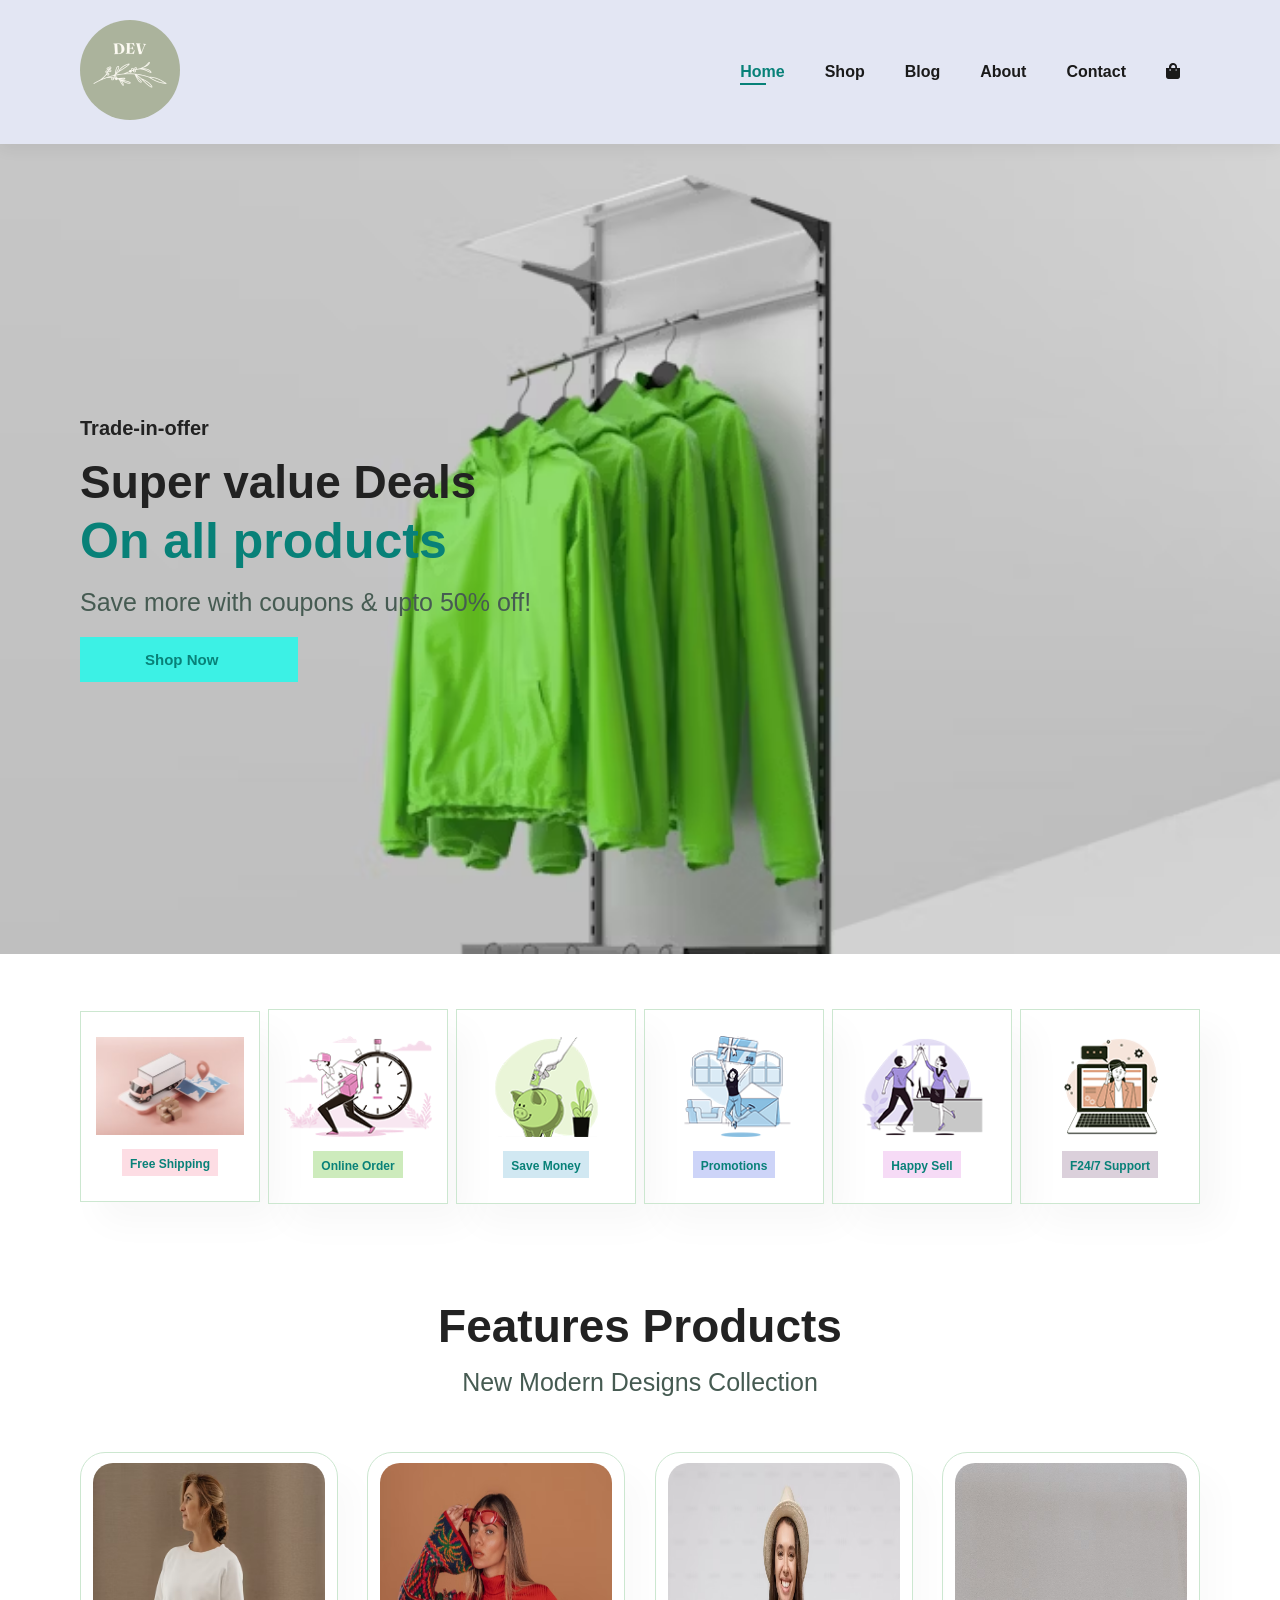
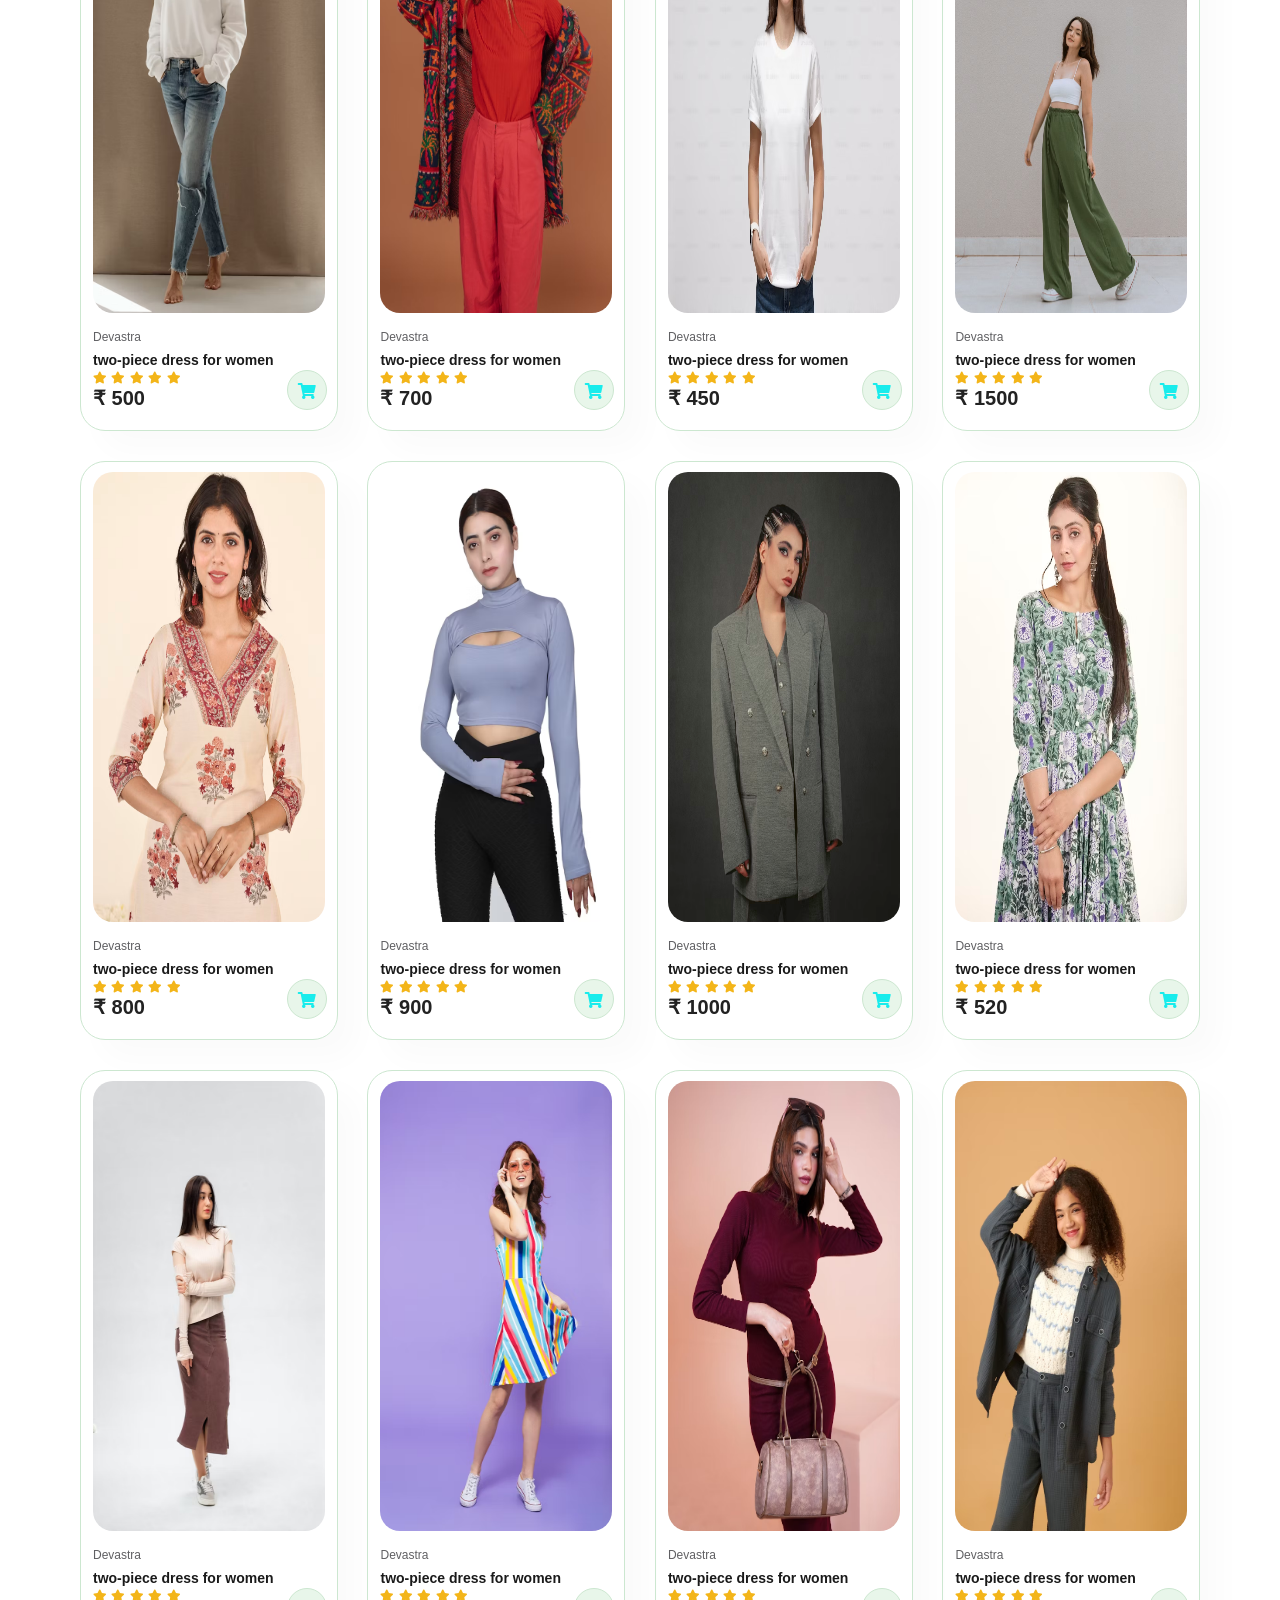
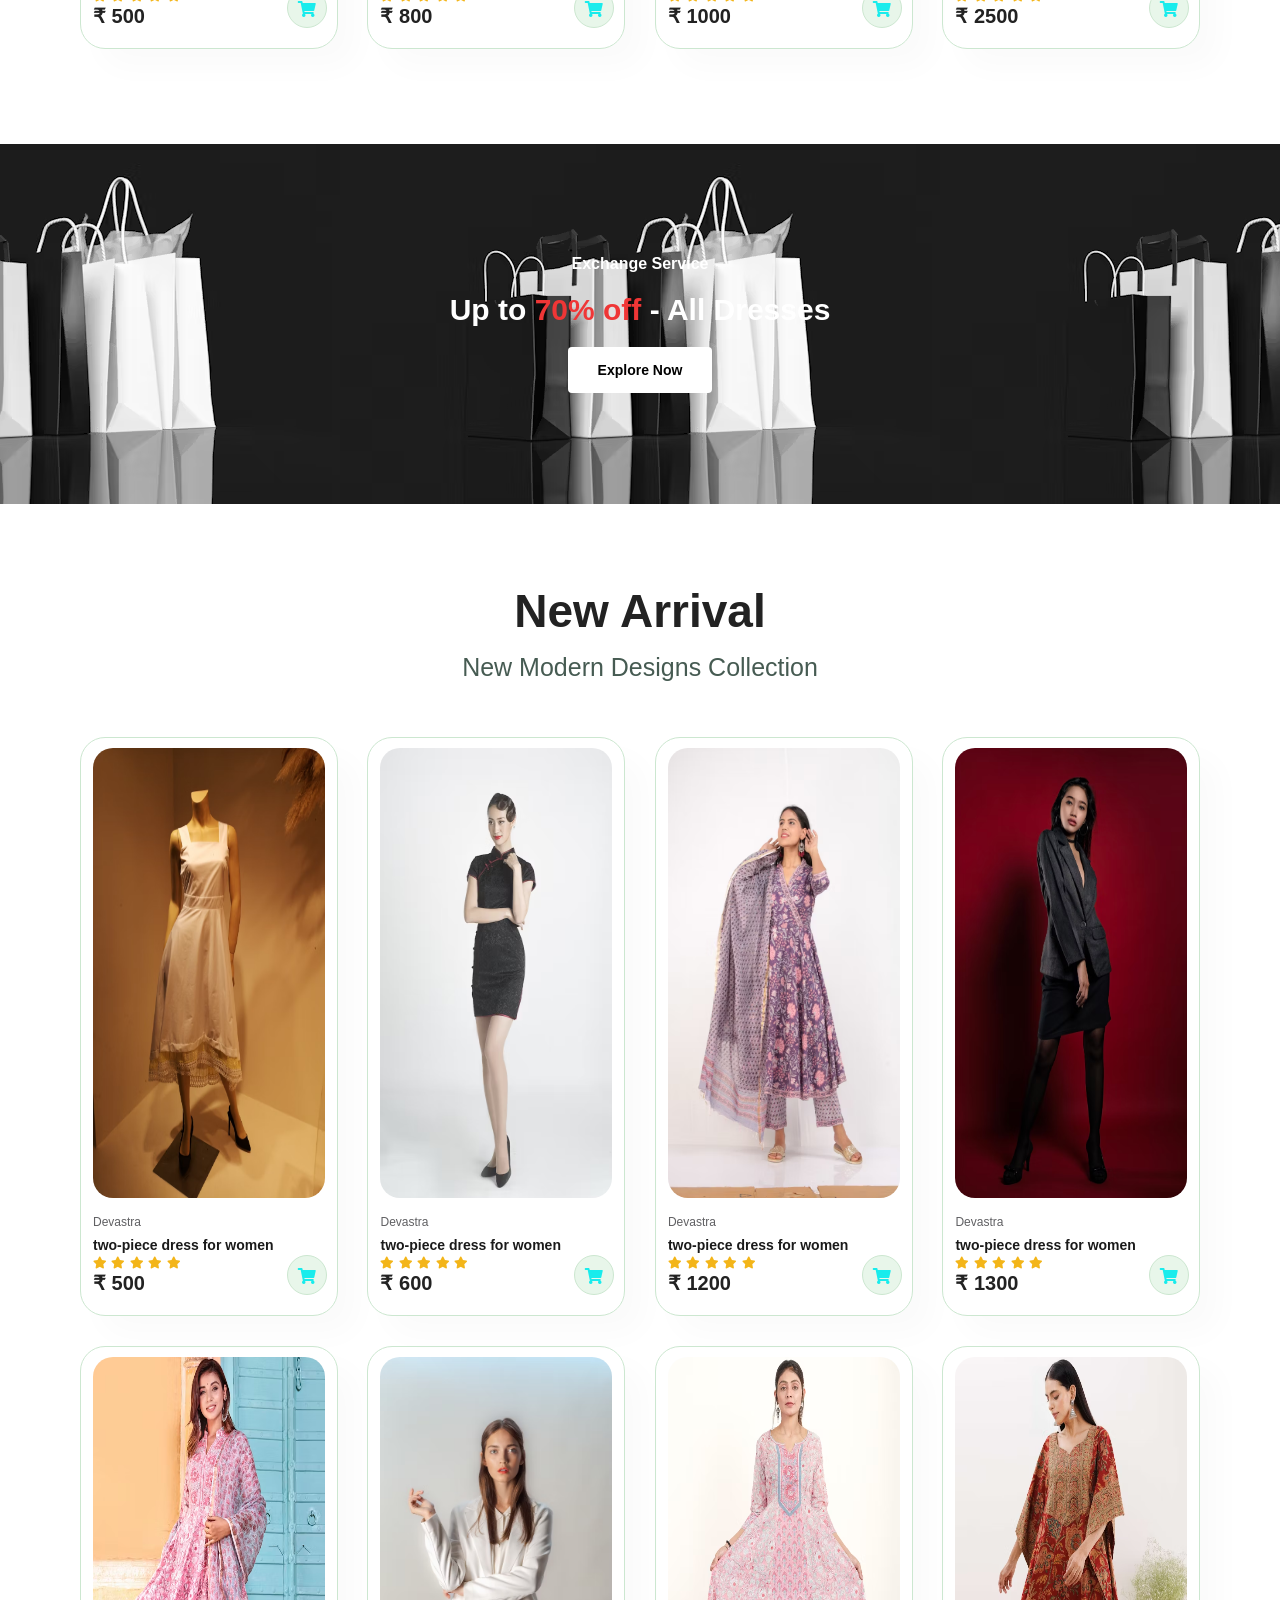
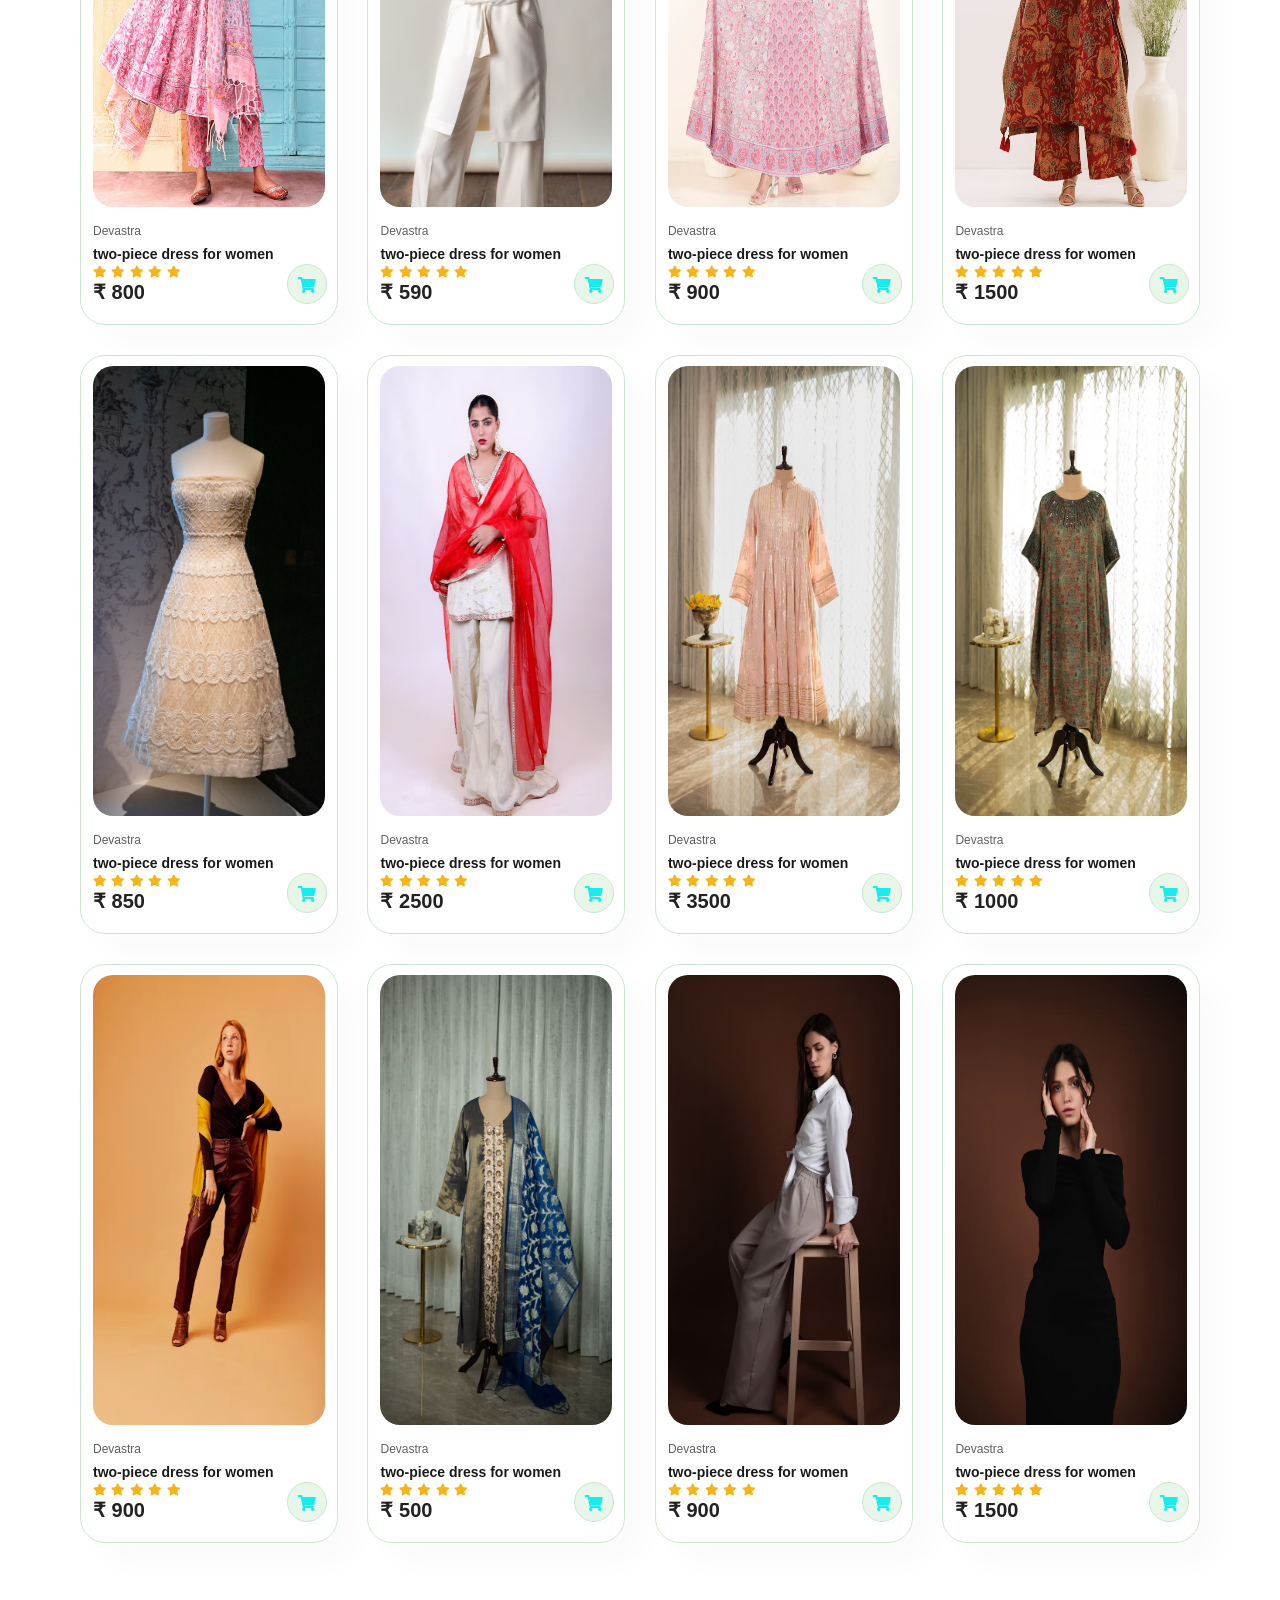
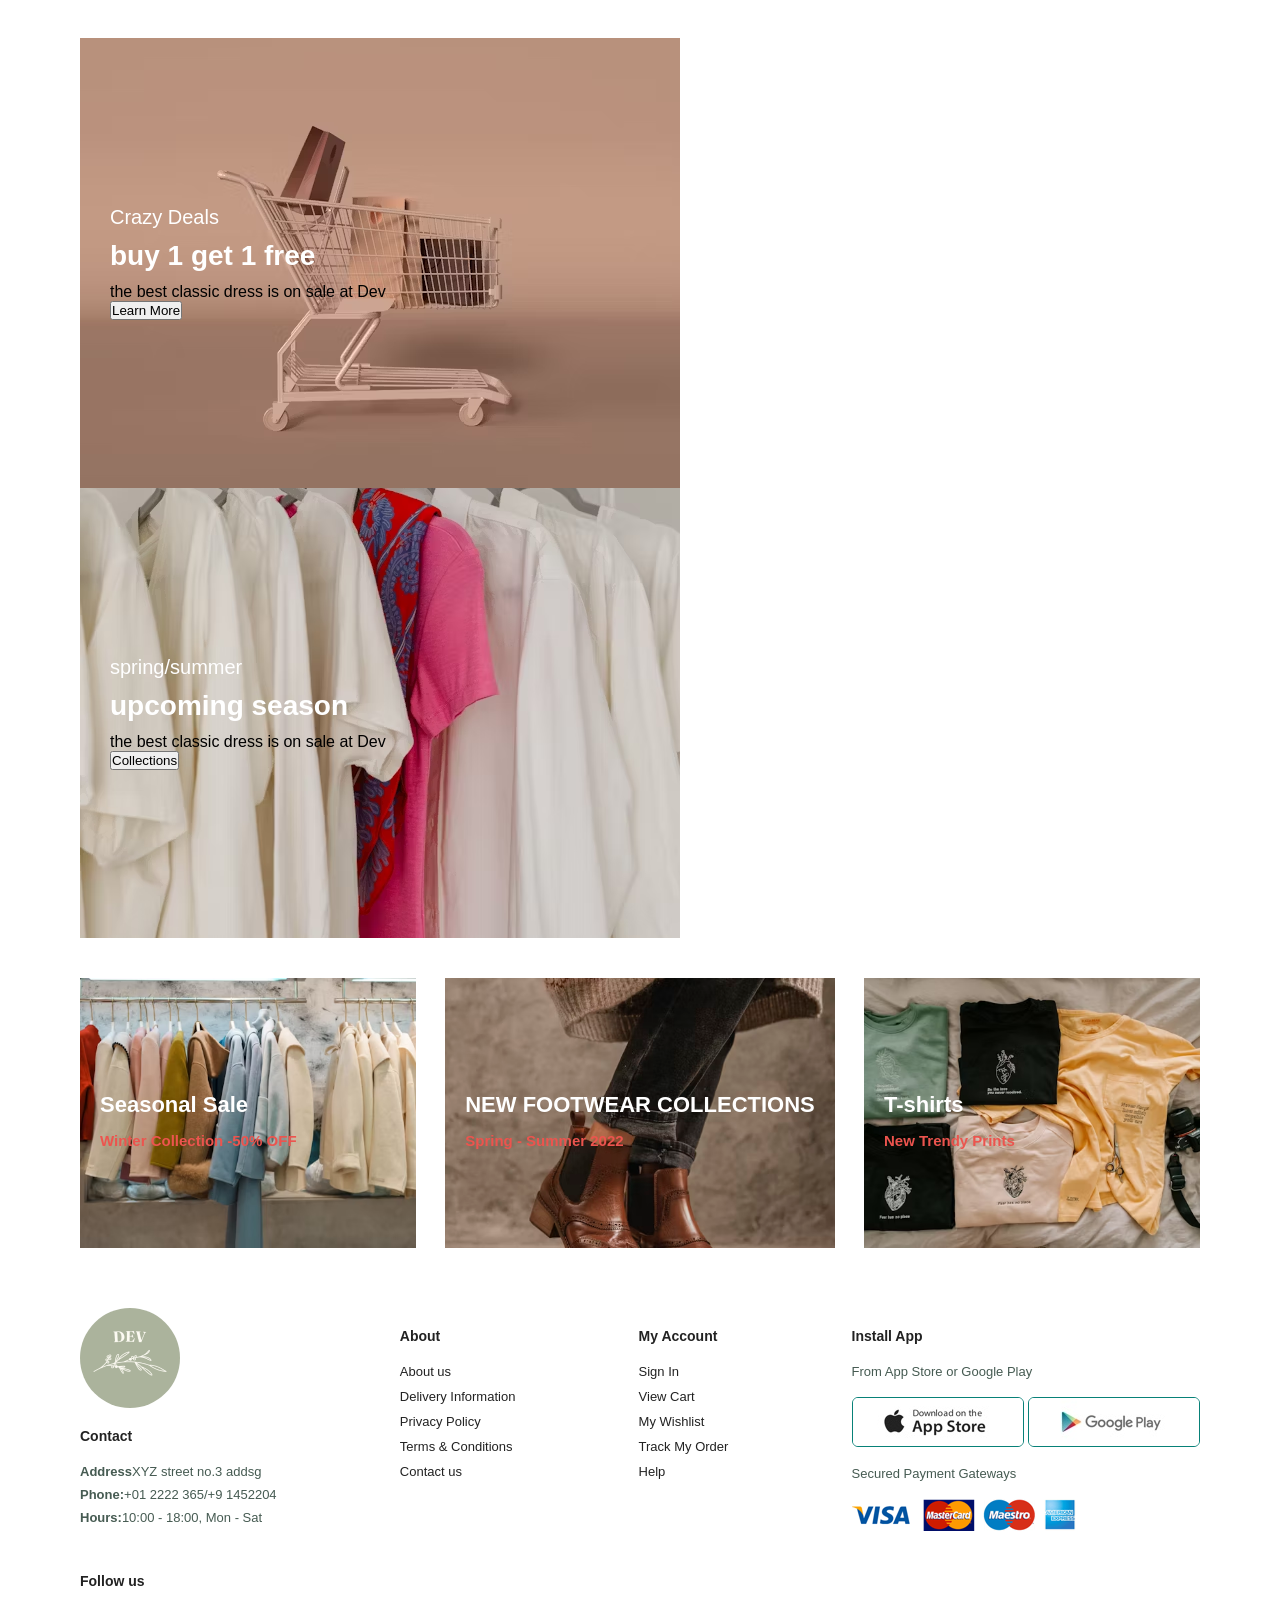
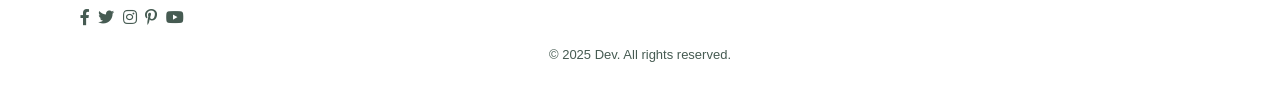
<file: index.html>
<!DOCTYPE html>
<html lang="en">
<head>
    <meta charset="UTF-8">
    <meta name="viewport" content="width=device-width, initial-scale=1.0">
    <title>E-Commerce Website</title>
   <link rel="stylesheet" href="https://cdnjs.cloudflare.com/ajax/libs/font-awesome/5.15.3/css/all.min.css" />
    <link rel="stylesheet" href="style.css">
</head>
<body>
    <section id="header">
        <a href="#"><img src="Product/logo.png" class="logo" alt=""></a>
        <div>
            <ul id="navbar">
                <li><a class="active" href="index.html">Home</a></li>
                <li><a href="Shop.html">Shop</a></li>
                <li><a href="blog.html">Blog</a></li>
                <li><a href="about.html">About</a></li>
                <li><a href="contact.html">Contact</a></li>
                <li id="lg-bag"><a href="cart.html"><i class="fas fa-shopping-bag"></i></a></li>
                <a href="#" id="close"><i class="fas fa-times"></i></a>
            </ul>
        </div>
        <div id="mobile">
            <a href="cart.html"><i class="fas fa-shopping-bag"></i></a>
           <i id="bar" class="fas fa-outdent"></i>
        </div>
    </section>
    <section>
        <div id="hero">
        <h4>Trade-in-offer</h4>
        <h2>Super value Deals</h2>
        <h1>On all products</h1>
        <p>Save more with coupons & upto 50% off!</p>
        <button>Shop Now</button>
        </div>
    </section>

    <section id="feature" class="section-p1">
        <div class="fe-box">
            <img src="Product/f1.png" alt="">
            <h6>Free Shipping</h6>
        </div>
        <div class="fe-box">
            <img src="Product/f2.png" alt="">
            <h6>Online Order</h6>
        </div>
        <div class="fe-box">
            <img src="Product/f3.png" alt="">
            <h6>Save Money</h6>
        </div>
        <div class="fe-box">
            <img src="Product/f4.png" alt="">
            <h6>Promotions</h6>
        </div>
        <div class="fe-box">
            <img src="Product/f5.png" alt="">
            <h6>Happy Sell</h6>
        </div>
        <div class="fe-box">
            <img src="Product/f6.png" alt="">
            <h6>F24/7 Support</h6>
        </div>
    </section>
    
    <section id="product1" class="section-p1">
        <h2>Features Products</h2>
        <p>New Modern Designs Collection</p>
        <div class="pro-container">
            <div class="pro">
                <img src="Product/p16.png" alt="">
                <div class="des">
                    <span>Devastra</span>
                    <h5>two-piece dress for women</h5>
                    <div class="star">
                        <i class="fas fa-star"></i>
                        <i class="fas fa-star"></i>
                        <i class="fas fa-star"></i>
                        <i class="fas fa-star"></i>
                        <i class="fas fa-star"></i>
                    </div>
                    <h4>&#8377 500</h4>
                </div>
                <a href="#"><i class="fas fa-shopping-cart cart"></i></a>
            </div>
              <div class="pro">
                <img src="Product/p17.png" alt="">
                <div class="des">
                    <span>Devastra</span>
                    <h5>two-piece dress for women</h5>
                    <div class="star">
                        <i class="fas fa-star"></i>
                        <i class="fas fa-star"></i>
                        <i class="fas fa-star"></i>
                        <i class="fas fa-star"></i>
                        <i class="fas fa-star"></i>
                    </div>
                    <h4>&#8377 700</h4>
                </div>
                <a href="#"><i class="fas fa-shopping-cart cart"></i></a>
            </div>
              <div class="pro">
                <img src="Product/p80.png" alt="">
                <div class="des">
                    <span>Devastra</span>
                    <h5>two-piece dress for women</h5>
                    <div class="star">
                        <i class="fas fa-star"></i>
                        <i class="fas fa-star"></i>
                        <i class="fas fa-star"></i>
                        <i class="fas fa-star"></i>
                        <i class="fas fa-star"></i>
                    </div>
                    <h4>&#8377 450</h4>
                </div>
                <a href="#"><i class="fas fa-shopping-cart cart"></i></a>
            </div>
              <div class="pro">
                <img src="Product/p4.png" alt="">
                <div class="des">
                    <span>Devastra</span>
                    <h5>two-piece dress for women</h5>
                    <div class="star">
                        <i class="fas fa-star"></i>
                        <i class="fas fa-star"></i>
                        <i class="fas fa-star"></i>
                        <i class="fas fa-star"></i>
                        <i class="fas fa-star"></i>
                    </div>
                    <h4>&#8377 1500</h4>
                </div>
                <a href="#"><i class="fas fa-shopping-cart cart"></i></a>
            </div>
              <div class="pro">
                <img src="Product/p5.png" alt="">
                <div class="des">
                    <span>Devastra</span>
                    <h5>two-piece dress for women</h5>
                    <div class="star">
                        <i class="fas fa-star"></i>
                        <i class="fas fa-star"></i>
                        <i class="fas fa-star"></i>
                        <i class="fas fa-star"></i>
                        <i class="fas fa-star"></i>
                    </div>
                    <h4>&#8377 800</h4>
                </div>
                <a href="#"><i class="fas fa-shopping-cart cart"></i></a>
            </div>
              <div class="pro">
                <img src="Product/p6.png" alt="">
                <div class="des">
                    <span>Devastra</span>
                    <h5>two-piece dress for women</h5>
                    <div class="star">
                        <i class="fas fa-star"></i>
                        <i class="fas fa-star"></i>
                        <i class="fas fa-star"></i>
                        <i class="fas fa-star"></i>
                        <i class="fas fa-star"></i>
                    </div>
                    <h4>&#8377 900</h4>
                </div>
                <a href="#"><i class="fas fa-shopping-cart cart"></i></a>
            </div>
              <div class="pro">
                <img src="Product/p7.png" alt="">
                <div class="des">
                    <span>Devastra</span>
                    <h5>two-piece dress for women</h5>
                    <div class="star">
                        <i class="fas fa-star"></i>
                        <i class="fas fa-star"></i>
                        <i class="fas fa-star"></i>
                        <i class="fas fa-star"></i>
                        <i class="fas fa-star"></i>
                    </div>
                    <h4>&#8377 1000</h4>
                </div>
                <a href="#"><i class="fas fa-shopping-cart cart"></i></a>
            </div>
              <div class="pro">
                <img src="Product/p8.png" alt="">
                <div class="des">
                    <span>Devastra</span>
                    <h5>two-piece dress for women</h5>
                    <div class="star">
                        <i class="fas fa-star"></i>
                        <i class="fas fa-star"></i>
                        <i class="fas fa-star"></i>
                        <i class="fas fa-star"></i>
                        <i class="fas fa-star"></i>
                    </div>
                    <h4>&#8377 520</h4>
                </div>
                <a href="#"><i class="fas fa-shopping-cart cart"></i></a>
            </div>
              <div class="pro">
                <img src="Product/p9.png" alt="">
                <div class="des">
                    <span>Devastra</span>
                    <h5>two-piece dress for women</h5>
                    <div class="star">
                        <i class="fas fa-star"></i>
                        <i class="fas fa-star"></i>
                        <i class="fas fa-star"></i>
                        <i class="fas fa-star"></i>
                        <i class="fas fa-star"></i>
                    </div>
                    <h4>&#8377 500</h4>
                </div>
                <a href="#"><i class="fas fa-shopping-cart cart"></i></a>
            </div>
              <div class="pro">
                <img src="Product/p10.png" alt="">
                <div class="des">
                    <span>Devastra</span>
                    <h5>two-piece dress for women</h5>
                    <div class="star">
                        <i class="fas fa-star"></i>
                        <i class="fas fa-star"></i>
                        <i class="fas fa-star"></i>
                        <i class="fas fa-star"></i>
                        <i class="fas fa-star"></i>
                    </div>
                    <h4>&#8377 800</h4>
                </div>
                <a href="#"><i class="fas fa-shopping-cart cart"></i></a>
            </div>
              <div class="pro">
                <img src="Product/p11.png" alt="">
                <div class="des">
                    <span>Devastra</span>
                    <h5>two-piece dress for women</h5>
                    <div class="star">
                        <i class="fas fa-star"></i>
                        <i class="fas fa-star"></i>
                        <i class="fas fa-star"></i>
                        <i class="fas fa-star"></i>
                        <i class="fas fa-star"></i>
                    </div>
                    <h4>&#8377 1000</h4>
                </div>
                <a href="#"><i class="fas fa-shopping-cart cart"></i></a>
            </div>
              <div class="pro">
               <img src="Product/p12.png" alt="">
                <div class="des">
                    <span>Devastra</span>
                    <h5>two-piece dress for women</h5>
                    <div class="star">
                        <i class="fas fa-star"></i>
                        <i class="fas fa-star"></i>
                        <i class="fas fa-star"></i>
                        <i class="fas fa-star"></i>
                        <i class="fas fa-star"></i>
                    </div>
                    <h4>&#8377 2500</h4>
                </div>
                <a href="#"><i class="fas fa-shopping-cart cart"></i></a>
            </div>
            </div>
    </section>

    <section id="banner" class="section-m1">
        <h4>Exchange Service</h4>
        <h2>Up to <span>70% off</span> - All Dresses</h2>
        <button class="normal">Explore Now</button>
    </section>

    <section id="product1" class="section-p1">
        <h2>New Arrival</h2>  
        <p>New Modern Designs Collection</p>
        <div class="pro-container">
            <div class="pro">
                <img src="Product/A1.PNG" alt="">
                <div class="des">
                    <span>Devastra</span>
                    <h5>two-piece dress for women</h5>
                    <div class="star">
                        <i class="fas fa-star"></i>
                        <i class="fas fa-star"></i>
                        <i class="fas fa-star"></i>
                        <i class="fas fa-star"></i>
                        <i class="fas fa-star"></i>
                    </div>
                    <h4>&#8377 500</h4>
                </div>
                <a href="#"><i class="fas fa-shopping-cart cart"></i></a>
            </div>
              <div class="pro">
                <img src="Product/A2.png" alt="">
                <div class="des">
                    <span>Devastra</span>
                    <h5>two-piece dress for women</h5>
                    <div class="star">
                        <i class="fas fa-star"></i>
                        <i class="fas fa-star"></i>
                        <i class="fas fa-star"></i>
                        <i class="fas fa-star"></i>
                        <i class="fas fa-star"></i>
                    </div>
                    <h4>&#8377 600</h4>
                </div>
                <a href="#"><i class="fas fa-shopping-cart cart"></i></a>
            </div>
              <div class="pro">
                <img src="Product/A3.png" alt="">
                <div class="des">
                    <span>Devastra</span>
                    <h5>two-piece dress for women</h5>
                    <div class="star">
                        <i class="fas fa-star"></i>
                        <i class="fas fa-star"></i>
                        <i class="fas fa-star"></i>
                        <i class="fas fa-star"></i>
                        <i class="fas fa-star"></i>
                    </div>
                    <h4>&#8377 1200</h4>
                </div>
                <a href="#"><i class="fas fa-shopping-cart cart"></i></a>
            </div>
              <div class="pro">
                <img src="Product/A4.png" alt="">
                <div class="des">
                    <span>Devastra</span>
                    <h5>two-piece dress for women</h5>
                    <div class="star">
                        <i class="fas fa-star"></i>
                        <i class="fas fa-star"></i>
                        <i class="fas fa-star"></i>
                        <i class="fas fa-star"></i>
                        <i class="fas fa-star"></i>
                    </div>
                    <h4>&#8377 1300</h4>
                </div>
                <a href="#"><i class="fas fa-shopping-cart cart"></i></a>
            </div>
              <div class="pro">
                <img src="Product/A5.png" alt="">
                <div class="des">
                    <span>Devastra</span>
                    <h5>two-piece dress for women</h5>
                    <div class="star">
                        <i class="fas fa-star"></i>
                        <i class="fas fa-star"></i>
                        <i class="fas fa-star"></i>
                        <i class="fas fa-star"></i>
                        <i class="fas fa-star"></i>
                    </div>
                    <h4>&#8377 800</h4>
                </div>
                <a href="#"><i class="fas fa-shopping-cart cart"></i></a>
            </div>
              <div class="pro">
                <img src="Product/A6.png" alt="">
                <div class="des">
                    <span>Devastra</span>
                    <h5>two-piece dress for women</h5>
                    <div class="star">
                        <i class="fas fa-star"></i>
                        <i class="fas fa-star"></i>
                        <i class="fas fa-star"></i>
                        <i class="fas fa-star"></i>
                        <i class="fas fa-star"></i>
                    </div>
                    <h4>&#8377 590</h4>
                </div>
                <a href="#"><i class="fas fa-shopping-cart cart"></i></a>
            </div>
              <div class="pro">
                <img src="Product/A7.png" alt="">
                <div class="des">
                    <span>Devastra</span>
                    <h5>two-piece dress for women</h5>
                    <div class="star">
                        <i class="fas fa-star"></i>
                        <i class="fas fa-star"></i>
                        <i class="fas fa-star"></i>
                        <i class="fas fa-star"></i>
                        <i class="fas fa-star"></i>
                    </div>
                    <h4>&#8377 900</h4>
                </div>
                <a href="#"><i class="fas fa-shopping-cart cart"></i></a>
            </div>
              <div class="pro">
                <img src="Product/A8.png" alt="">
                <div class="des">
                    <span>Devastra</span>
                    <h5>two-piece dress for women</h5>
                    <div class="star">
                        <i class="fas fa-star"></i>
                        <i class="fas fa-star"></i>
                        <i class="fas fa-star"></i>
                        <i class="fas fa-star"></i>
                        <i class="fas fa-star"></i>
                    </div>
                    <h4>&#8377 1500</h4>
                </div>
                <a href="#"><i class="fas fa-shopping-cart cart"></i></a>
            </div>
              <div class="pro">
                <img src="Product/A9.png" alt="">
                <div class="des">
                    <span>Devastra</span>
                    <h5>two-piece dress for women</h5>
                    <div class="star">
                        <i class="fas fa-star"></i>
                        <i class="fas fa-star"></i>
                        <i class="fas fa-star"></i>
                        <i class="fas fa-star"></i>
                        <i class="fas fa-star"></i>
                    </div>
                    <h4>&#8377 850</h4>
                </div>
                <a href="#"><i class="fas fa-shopping-cart cart"></i></a>
            </div>
              <div class="pro">
                <img src="Product/A10.png" alt="">
                <div class="des">
                    <span>Devastra</span>
                    <h5>two-piece dress for women</h5>
                    <div class="star">
                        <i class="fas fa-star"></i>
                        <i class="fas fa-star"></i>
                        <i class="fas fa-star"></i>
                        <i class="fas fa-star"></i>
                        <i class="fas fa-star"></i>
                    </div>
                    <h4>&#8377 2500</h4>
                </div>
                <a href="#"><i class="fas fa-shopping-cart cart"></i></a>
            </div>
              <div class="pro">
                <img src="Product/A11.png" alt="">
                <div class="des">
                    <span>Devastra</span>
                    <h5>two-piece dress for women</h5>
                    <div class="star">
                        <i class="fas fa-star"></i>
                        <i class="fas fa-star"></i>
                        <i class="fas fa-star"></i>
                        <i class="fas fa-star"></i>
                        <i class="fas fa-star"></i>
                    </div>
                    <h4>&#8377 3500</h4>
                </div>
                <a href="#"><i class="fas fa-shopping-cart cart"></i></a>
            </div>
              <div class="pro">
               <img src="Product/A12.png" alt="">
                <div class="des">
                    <span>Devastra</span>
                    <h5>two-piece dress for women</h5>
                    <div class="star">
                        <i class="fas fa-star"></i>
                        <i class="fas fa-star"></i>
                        <i class="fas fa-star"></i>
                        <i class="fas fa-star"></i>
                        <i class="fas fa-star"></i>
                    </div>
                    <h4>&#8377 1000</h4>
                </div>
                <a href="#"><i class="fas fa-shopping-cart cart"></i></a>
            </div>
             <div class="pro">
               <img src="Product/A13.png" alt="">
                <div class="des">
                    <span>Devastra</span>
                    <h5>two-piece dress for women</h5>
                    <div class="star">
                        <i class="fas fa-star"></i>
                        <i class="fas fa-star"></i>
                        <i class="fas fa-star"></i>
                        <i class="fas fa-star"></i>
                        <i class="fas fa-star"></i>
                    </div>
                    <h4>&#8377 900</h4>
                </div>
                <a href="#"><i class="fas fa-shopping-cart cart"></i></a>
            </div>
             <div class="pro">
               <img src="Product/A14.png" alt="">
                <div class="des">
                    <span>Devastra</span>
                    <h5>two-piece dress for women</h5>
                    <div class="star">
                        <i class="fas fa-star"></i>
                        <i class="fas fa-star"></i>
                        <i class="fas fa-star"></i>
                        <i class="fas fa-star"></i>
                        <i class="fas fa-star"></i>
                    </div>
                    <h4>&#8377 500</h4>
                </div>
                <a href="#"><i class="fas fa-shopping-cart cart"></i></a>
            </div>
             <div class="pro">
               <img src="Product/A15.png" alt="">
                <div class="des">
                    <span>Devastra</span>
                    <h5>two-piece dress for women</h5>
                    <div class="star">
                        <i class="fas fa-star"></i>
                        <i class="fas fa-star"></i>
                        <i class="fas fa-star"></i>
                        <i class="fas fa-star"></i>
                        <i class="fas fa-star"></i>
                    </div>
                    <h4>&#8377 900</h4>
                </div>
                <a href="#"><i class="fas fa-shopping-cart cart"></i></a>
            </div>
             <div class="pro">
               <img src="Product/A16.png" alt="">
                <div class="des">
                    <span>Devastra</span>
                    <h5>two-piece dress for women</h5>
                    <div class="star">
                        <i class="fas fa-star"></i>
                        <i class="fas fa-star"></i>
                        <i class="fas fa-star"></i>
                        <i class="fas fa-star"></i>
                        <i class="fas fa-star"></i>
                    </div>
                    <h4>&#8377 1500</h4>
                </div>
                <a href="#"><i class="fas fa-shopping-cart cart"></i></a>
            </div>
            </div>
    </section>

    <section id="sm-banner" class="section-p1">
        <div class="banner-box">
            <h4>Crazy Deals</h4>
            <h2>buy 1 get 1 free</h2>
            <span>the best classic dress is on sale at Dev</span>
            <button class="white">Learn More</button>
        </div>
         <div class="banner-box banner-box2">
            <h4>spring/summer</h4>
            <h2>upcoming season</h2>
            <span>the best classic dress is on sale at Dev</span>
            <button class="white">Collections</button>
        </div>
    </section>

    <section id="banner3"> 
        <div class="banner-box">
            <h2>Seasonal Sale</h2>
            <h3>Winter Collection -50% OFF</h3>
        </div>
        <div class="banner-box banner-box2">
            <h2>NEW FOOTWEAR COLLECTIONS</h2>
            <h3>Spring - Summer 2022</h3>
        </div>
        <div class="banner-box banner-box3">
            <h2>T-shirts</h2>
            <h3>New Trendy Prints</h3>
        </div>
    </section>

    <footer class="section-p1">
        <div class="col">
            <img src="Product/logo.png" alt="" class="logo">
            <h4>Contact</h4>
            <p><strong>Address</strong>XYZ  street no.3 addsg</p>
            <p><strong>Phone:</strong>+01 2222 365/+9 1452204</p>
            <p><strong>Hours:</strong>10:00 - 18:00, Mon - Sat</p>
            <div class="follow">
                <h4>Follow us</h4>
                <div class="icon">
                    <i class="fab fa-facebook-f"></i>
                    <i class="fab fa-twitter"></i>
                    <i class="fab fa-instagram"></i>
                    <i class="fab fa-pinterest-p"></i>
                    <i class="fab fa-youtube"></i>
                </div>
            </div>
        </div>

        <div class="col">
            <h4>About</h4>
            <a href="#">About us</a>
            <a href="#">Delivery Information</a>
            <a href="#">Privacy Policy</a>
            <a href="#">Terms & Conditions</a>
            <a href="#">Contact us</a>
        </div>

        <div class="col">
            <h4>My Account</h4>
            <a href="#">Sign In</a>
            <a href="#">View Cart</a>
            <a href="#">My Wishlist</a>
            <a href="#">Track My Order</a>
            <a href="#">Help</a>
        </div>

        <div class="col install">
            <h4>Install App</h4>
            <p>From App Store or Google Play</p>
            <div class="row">
                <img src="Product/app.jpg" alt="" srcset="">
                <img src="Product/play.jpg" alt="">
            </div>
            <p>Secured Payment Gateways</p>
            <img src="Product/pay.png" alt="">
        </div>

        <div class="copyright">
            <p>© 2025 Dev. All rights reserved.</p>
        </div>
    </footer>

   <script src="script.js"></script>

</body>
</html>
</file>
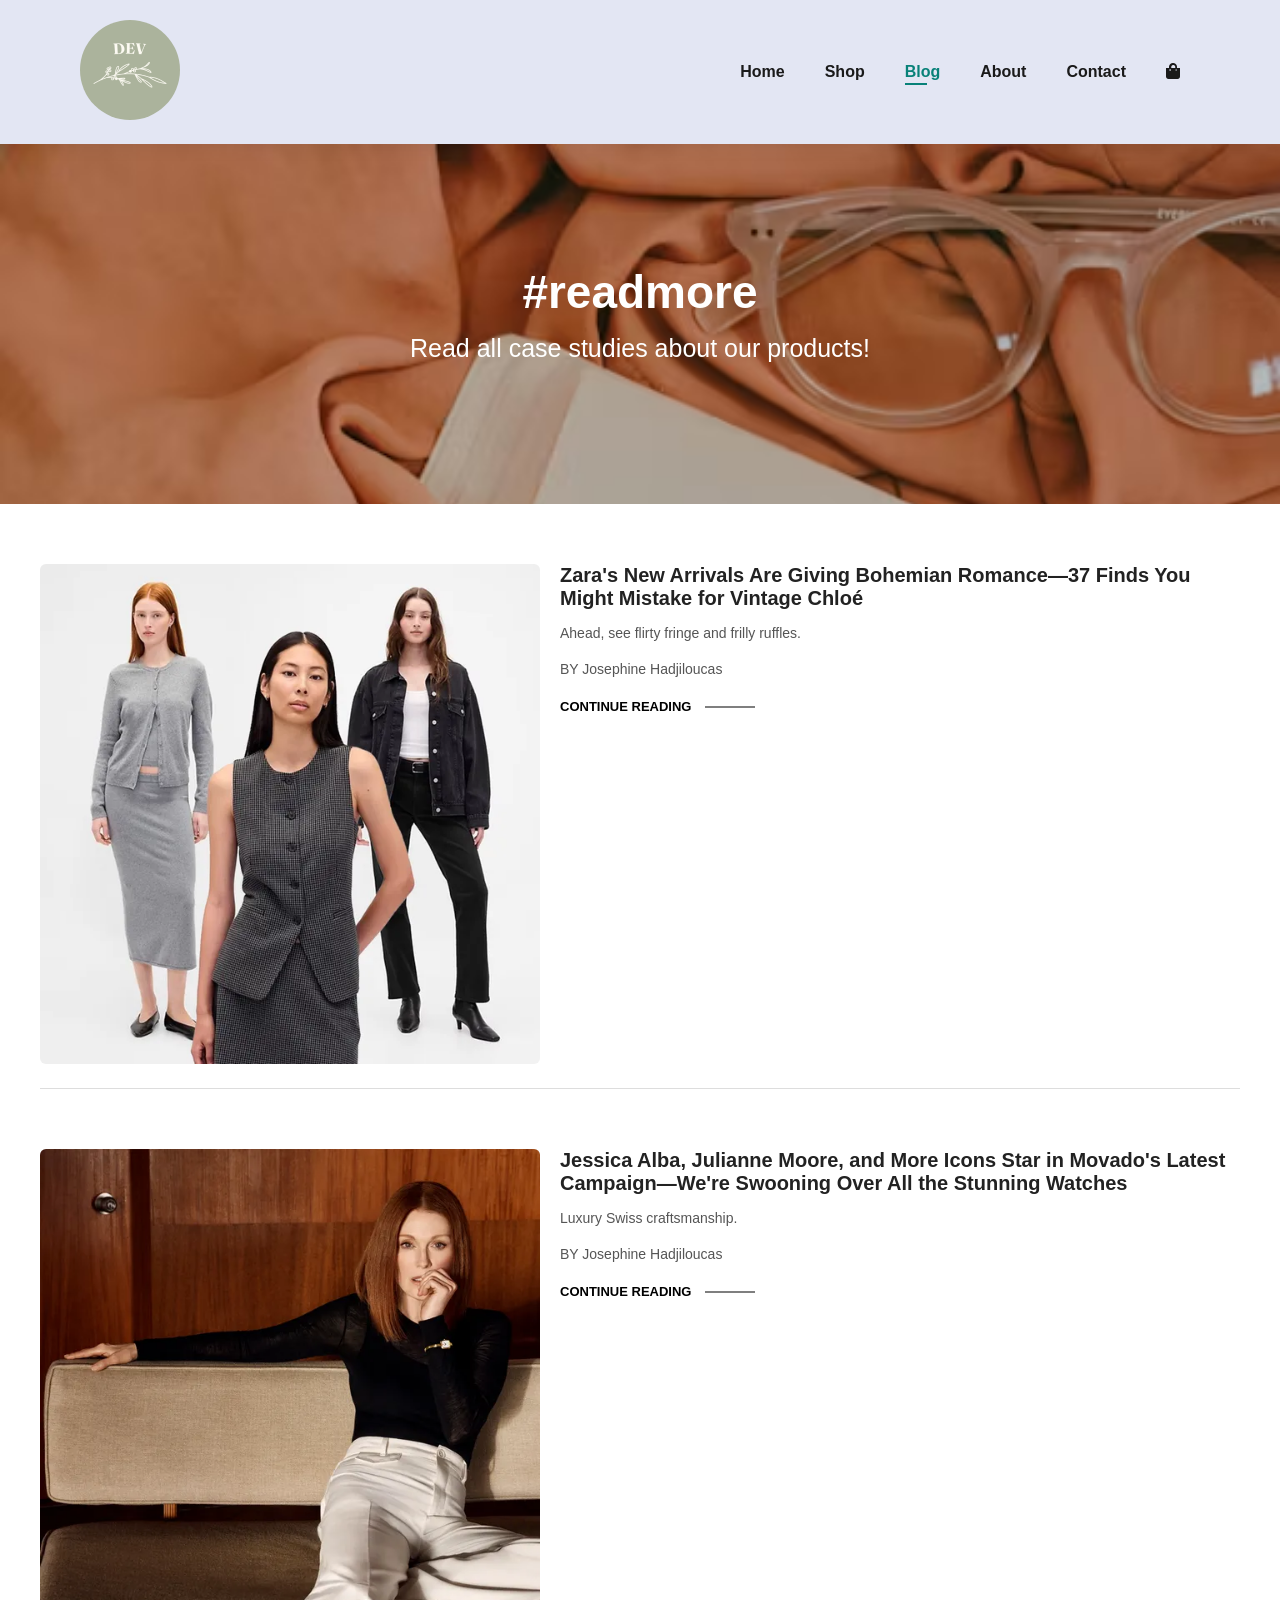
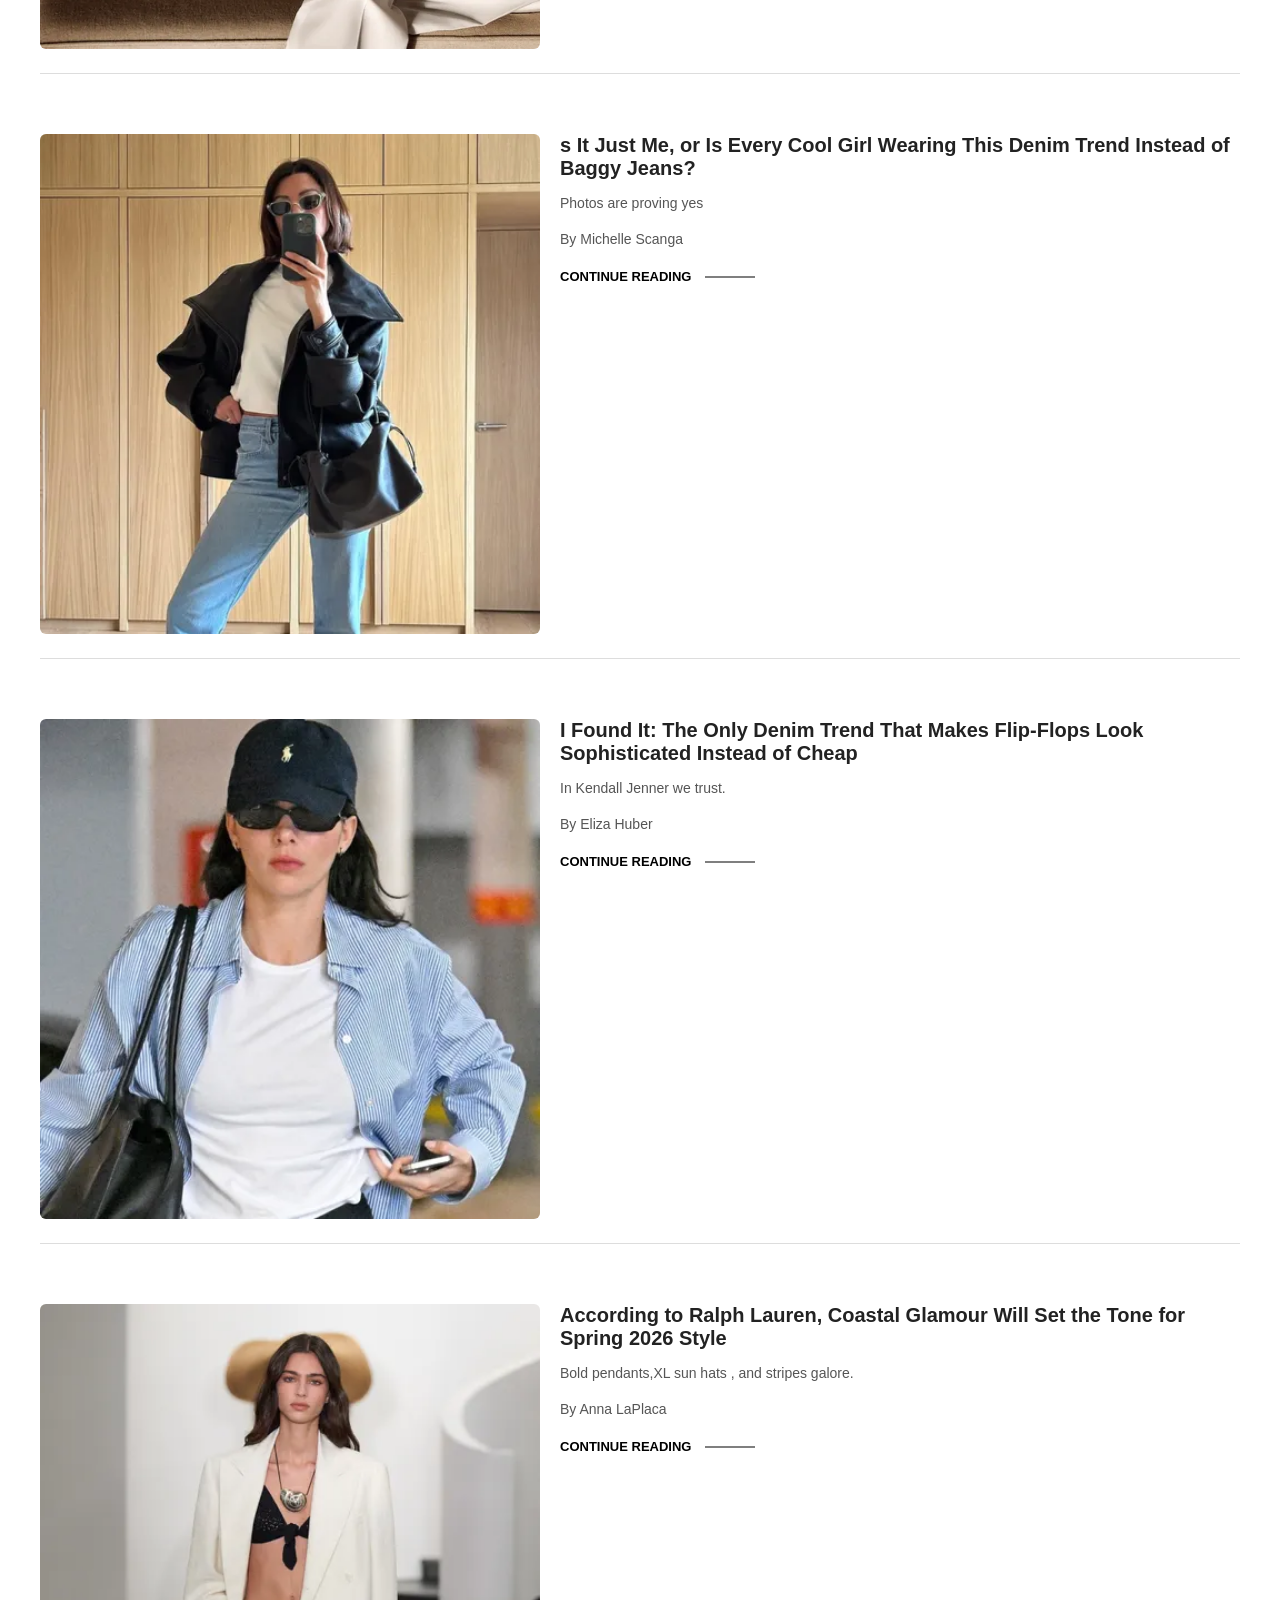
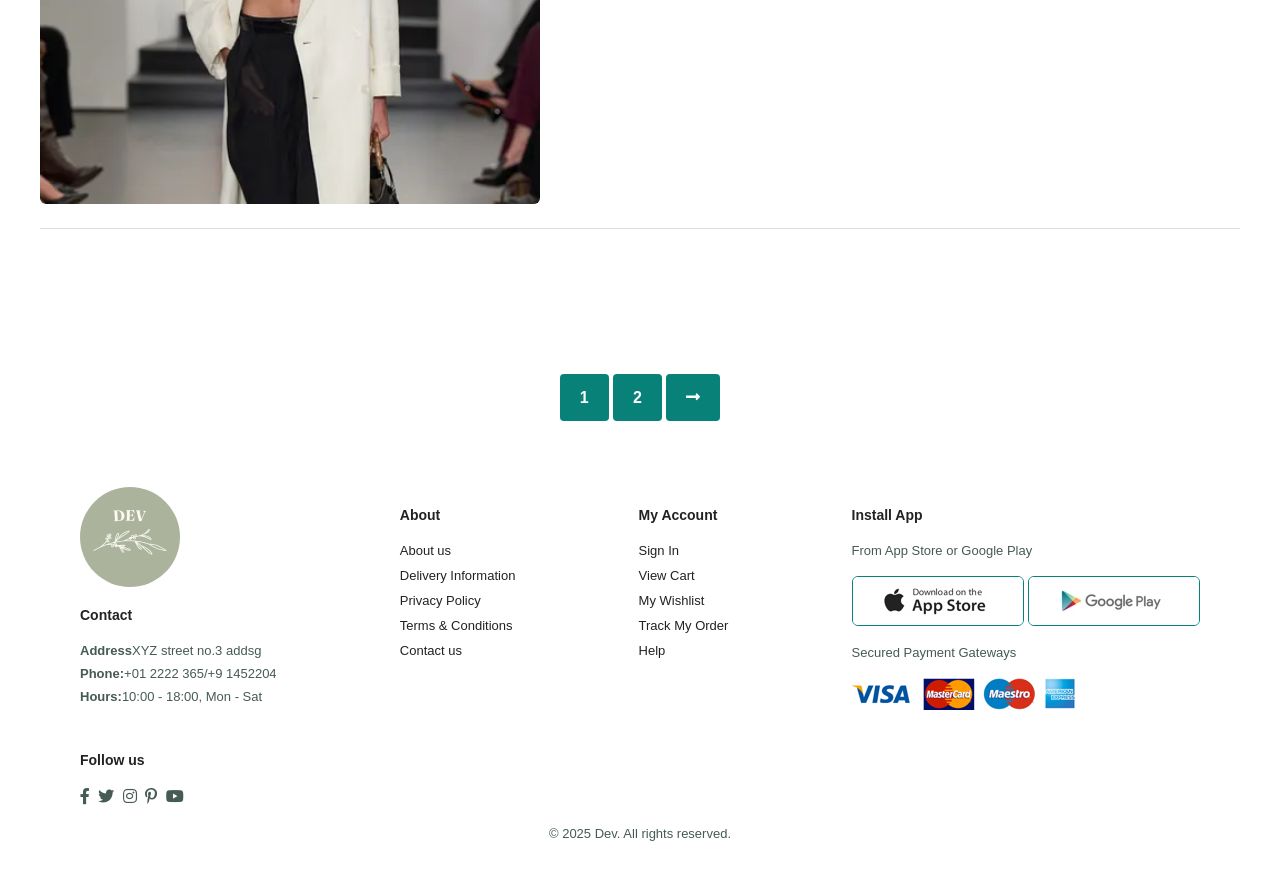
<file: blog.html>
<!DOCTYPE html>
<html lang="en">
<head>
    <meta charset="UTF-8">
    <meta name="viewport" content="width=device-width, initial-scale=1.0">
    <title>E-Commerce Website</title>
   <link rel="stylesheet" href="https://cdnjs.cloudflare.com/ajax/libs/font-awesome/5.15.3/css/all.min.css" />
    <link rel="stylesheet" href="style.css">
</head>
<body>
    <section id="header">
        <a href="#"><img src="Product/logo.png" class="logo" alt=""></a>
        <div>
            <ul id="navbar">
                <li><a  href="index.html">Home</a></li>
                <li><a  href="Shop.html">Shop</a></li>
                <li><a class="active" href="blog.html">Blog</a></li>
                <li><a href="about.html">About</a></li>
                <li><a href="contact.html">Contact</a></li>
                <li id="lg-bag"><a href="cart.html"><i class="fas fa-shopping-bag"></i></a></li>
                <a href="#" id="close"><i class="fas fa-times"></i></a>
            </ul>
        </div>
        <div id="mobile">
            <a href="cart.html"><i class="fas fa-shopping-bag"></i></a>
           <i id="bar" class="fas fa-outdent"></i>
        </div>
    </section>
    <section>
        <div id="page-header" class="blog-header">
        <h2>#readmore</h2>
        <p>Read all case studies about our products!</p>
        </div>
    </section>

    <section id="blog">
        <div class="blog-box">
            <div class="blog-img">
                <img src="Product/blog3.png" alt="" srcset="">
            </div>
            <div class="blog-details">
                <h4>Zara's New Arrivals Are Giving Bohemian Romance—37 Finds You Might Mistake for Vintage Chloé</h4>
                <p>Ahead, see flirty fringe and frilly ruffles.</p>
                <p>BY Josephine Hadjiloucas</p>
                <a href="#">CONTINUE READING</a>
            </div>
        </div>
         <div class="blog-box">
            <div class="blog-img">
                <img src="Product/blog2.png" alt="" srcset="">
            </div>
            <div class="blog-details">
                <h4>Jessica Alba, Julianne Moore, and More Icons Star in Movado's Latest Campaign—We're Swooning Over All the Stunning Watches</h4>
                <p>Luxury Swiss craftsmanship.</p>
                <p>BY Josephine Hadjiloucas</p>
                <a href="#">CONTINUE READING</a>
            </div>
        </div>
         <div class="blog-box">
            <div class="blog-img">
                <img src="Product/BLOG4.PNG" alt="" srcset="">
            </div>
            <div class="blog-details">
                <h4>s It Just Me, or Is Every Cool Girl Wearing This Denim Trend Instead of Baggy Jeans?</h4>
                <p>Photos are proving yes</p>
                <p>By Michelle Scanga</p>
                <a href="#">CONTINUE READING</a>
            </div>
        </div>
         <div class="blog-box">
            <div class="blog-img">
                <img src="Product/blog6.png" alt="" srcset="">
            </div>
            <div class="blog-details">
                <h4>I Found It: The Only Denim Trend That Makes Flip-Flops Look Sophisticated Instead of Cheap</h4>
                <p>In Kendall Jenner we trust.</p>
                <p>By Eliza Huber</p>
                <a href="#">CONTINUE READING</a>
            </div>
        </div>
         <div class="blog-box">
            <div class="blog-img">
                <img src="Product/blog5.png" alt="" srcset="">
            </div>
            <div class="blog-details">
                <h4>According to Ralph Lauren, Coastal Glamour Will Set the Tone for Spring 2026 Style</h4>
                <p>Bold pendants,XL sun hats , and stripes galore.</p>
                <p>By Anna LaPlaca</p>
                <a href="#">CONTINUE READING</a>
            </div>
        </div>
        </div>
    </section>

    <section id="pagination" class="section-p1">
        <a href="#">1</a>
        <a href="#">2</a>
        <a href="#"><i class="fas fa-long-arrow-alt-right"></i></a>
    </section>

    <footer class="section-p1">
        <div class="col">
            <img src="Product/logo.png" alt="" class="logo">
            <h4>Contact</h4>
            <p><strong>Address</strong>XYZ  street no.3 addsg</p>
            <p><strong>Phone:</strong>+01 2222 365/+9 1452204</p>
            <p><strong>Hours:</strong>10:00 - 18:00, Mon - Sat</p>
            <div class="follow">
                <h4>Follow us</h4>
                <div class="icon">
                    <i class="fab fa-facebook-f"></i>
                    <i class="fab fa-twitter"></i>
                    <i class="fab fa-instagram"></i>
                    <i class="fab fa-pinterest-p"></i>
                    <i class="fab fa-youtube"></i>
                </div>
            </div>
        </div>

        <div class="col">
            <h4>About</h4>
            <a href="#">About us</a>
            <a href="#">Delivery Information</a>
            <a href="#">Privacy Policy</a>
            <a href="#">Terms & Conditions</a>
            <a href="#">Contact us</a>
        </div>

        <div class="col">
            <h4>My Account</h4>
            <a href="#">Sign In</a>
            <a href="#">View Cart</a>
            <a href="#">My Wishlist</a>
            <a href="#">Track My Order</a>
            <a href="#">Help</a>
        </div>

        <div class="col install">
            <h4>Install App</h4>
            <p>From App Store or Google Play</p>
            <div class="row">
                <img src="Product/app.jpg" alt="" srcset="">
                <img src="Product/play.jpg" alt="">
            </div>
            <p>Secured Payment Gateways</p>
            <img src="Product/pay.png" alt="">
        </div>

        <div class="copyright">
            <p>© 2025 Dev. All rights reserved.</p>
        </div>
    </footer>

   <script src="script.js"></script>

</body>
</html>
</file>
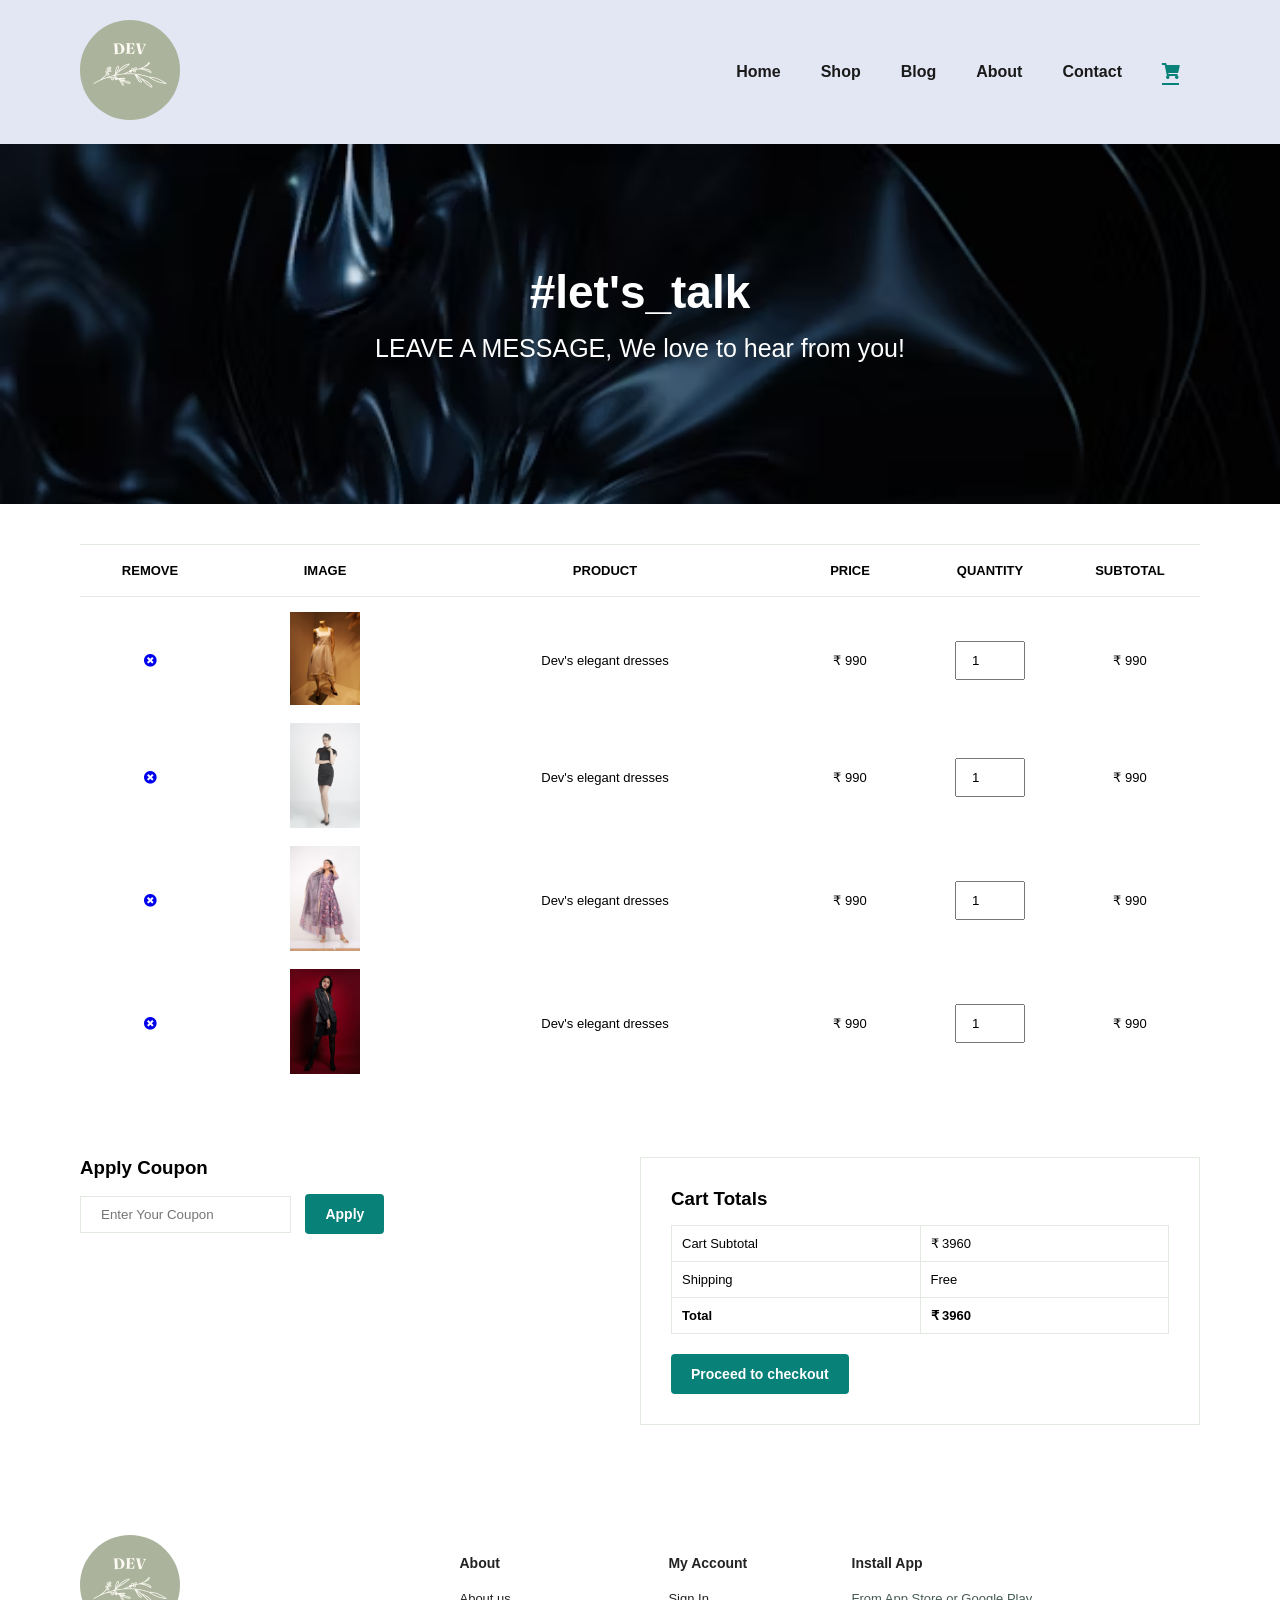
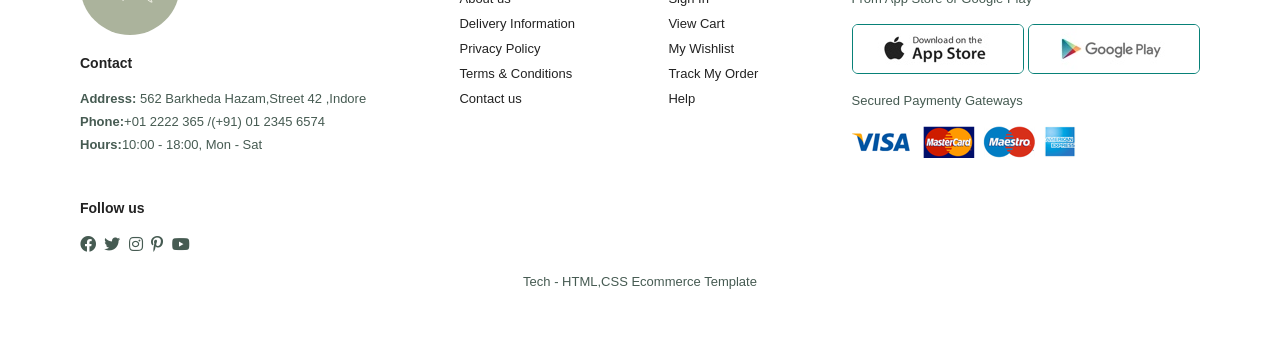
<file: cart.html>
<!DOCTYPE html>
<html lang="en">
<head>
    <meta charset="UTF-8">
    <meta name="viewport" content="width=device-width, initial-scale=1.0">
    <title>E-commerce website</title>
   <link rel="stylesheet" href="https://cdnjs.cloudflare.com/ajax/libs/font-awesome/5.15.3/css/all.min.css"/>
    <link rel="stylesheet" href="style.css">
</head>
<body>
    <section id="header">
        <a href="#">
            <img src="Product/logo.png" class="logo" alt="">
        </a>
        <div>
            <ul id="navbar">
                <li><a href="index.html">Home</a></li>
                <li><a href="Shop.html">Shop</class=></li>
                <li><a href="blog.html">Blog</a></li>
                <li><a href="about.html">About</a></li>
                <li><a href="contact.html">Contact</a></li>
                <li id="lg-bag"><a class="active" href="cart.html"><i class="fas fa-shopping-cart"></i></a></li>
                <a href="#" id="close"><i class="fas fa-times"></i></a>
            </ul>
        </div>
        <div id="mobile">
            <a href="cart.html"><i class="fas fa-shopping-cart"></i></a>
            <i id="bar" class="fas fa-outdent"></i>
        </div>
    </section>

    <section id="page-header" class="about-header">
        <h2>#let's_talk</h2>
        <p>LEAVE A MESSAGE, We love to hear from you!</p>
     </section>

    <section id="cart" class="section-p1">
        <table width="100%">
           <thead>
            <tr>
                <td>Remove</td>
                <td>Image</td>
                <td>Product</td>
                <td>Price</td>
                <td>Quantity</td>
                <td>Subtotal</td>
            </tr>
           </thead> 
           <tbody>
            <tr>
                <td><a href="#"><i class="fas fa-times-circle"></i></a></td>
                <td><img src="Product/A1.PNG"></td>
                <td>Dev's elegant dresses</td>
                <td>&#8377 990</td>
                <td><input type="number" value="1"></td>
                <td>&#8377 990</td>
            </tr>
            <tr>
                <td><a href="#"><i class="fas fa-times-circle"></i></a></td>
                <td><img src="Product/A2.png"></td>
                <td>Dev's elegant dresses</td>
                <td>&#8377 990</td>
                <td><input type="number" value="1"></td>
                <td>&#8377 990</td>
            </tr>
            <tr>
                <td><a href="#"><i class="fas fa-times-circle"></i></a></td>
                <td><img src="Product/A3.png"></td>
                <td>Dev's elegant dresses</td>
                <td>&#8377 990</td>
                <td><input type="number" value="1"></td>
                <td>&#8377 990</td>
            </tr>
            <tr>
                <td><a href="#"><i class="fas fa-times-circle"></i></a></td>
                <td><img src="Product/A4.png"></td>
                <td>Dev's elegant dresses</td>
                <td>&#8377 990</td>
                <td><input type="number" value="1"></td>
                <td>&#8377 990</td>
            </tr>
           </tbody>
        </table>
    </section>

    <section id="cart-add"class="section-p1">
        <div id="coupon">
            <h3>Apply Coupon</h3>
            <div>
                <input type="text" placeholder="Enter Your Coupon">
                <button class="normal">Apply</button>
            </div>
        </div>
        <div id="subtotal">
            <h3>Cart Totals</h3>
            <table>
                <tr>
                    <td>Cart Subtotal</td>
                    <td>&#8377 3960</td>
                </tr>
                <tr>
                    <td>Shipping</td>
                    <td>Free</td>
                </tr>
                <tr>
                    <td><strong>Total</strong></td>
                    <td><strong>&#8377 3960</strong></td>
                </tr>
            </table>
            <button class="normal">Proceed to checkout</button>
        </div>
    </section>
    
    <footer class="section-p1">
        <div class="col">
            <img  class= "logo"src="Product/logo.png" alt="">
            <h4> Contact</h4>
            <p><strong>Address:</strong> 562 Barkheda Hazam,Street 42 ,Indore</p>
            <p><strong>Phone:</strong>+01 2222 365 /(+91) 01 2345 6574</p>
            <p><strong>Hours:</strong>10:00 - 18:00, Mon - Sat</p>

        <div class="follow">
            <h4>Follow us</h4>
            <div class="icon">
                <i class="fab fa-facebook"></i>
                <i class="fab fa-twitter"></i>
                <i class="fab fa-instagram"></i>
                <i class="fab fa-pinterest-p"></i>
                <i class="fab fa-youtube"></i>
            </div>
        </div>
        </div>

        <div class="col">
            <h4>About</h4>
            <a href="#">About us</a>
            <a href="#">Delivery Information</a>
            <a href="#">Privacy Policy</a>
            <a href="#">Terms & Conditions</a>
            <a href="#">Contact us</a>
        </div>

        <div class="col">
            <h4>My Account</h4>
            <a href="#">Sign In</a>
            <a href="#">View Cart</a>
            <a href="#">My Wishlist</a>
            <a href="#">Track My Order</a>
            <a href="#">Help</a>
        </div>

        <div class="col install">
             <h4>Install App</h4>
             <p>From App Store or Google Play</p>
             <div class="row">
                <img src="Product/app.jpg">
                <img src="Product/play.jpg">
             </div>
             <p>Secured Paymenty Gateways</p>
             <img src="Product/pay.png">
        </div>

        <div class="copyright">
            <p>Tech - HTML,CSS Ecommerce Template</p>
        </div>
    </footer>
    <script src="script.js"></script>
</body>
</html>
</file>
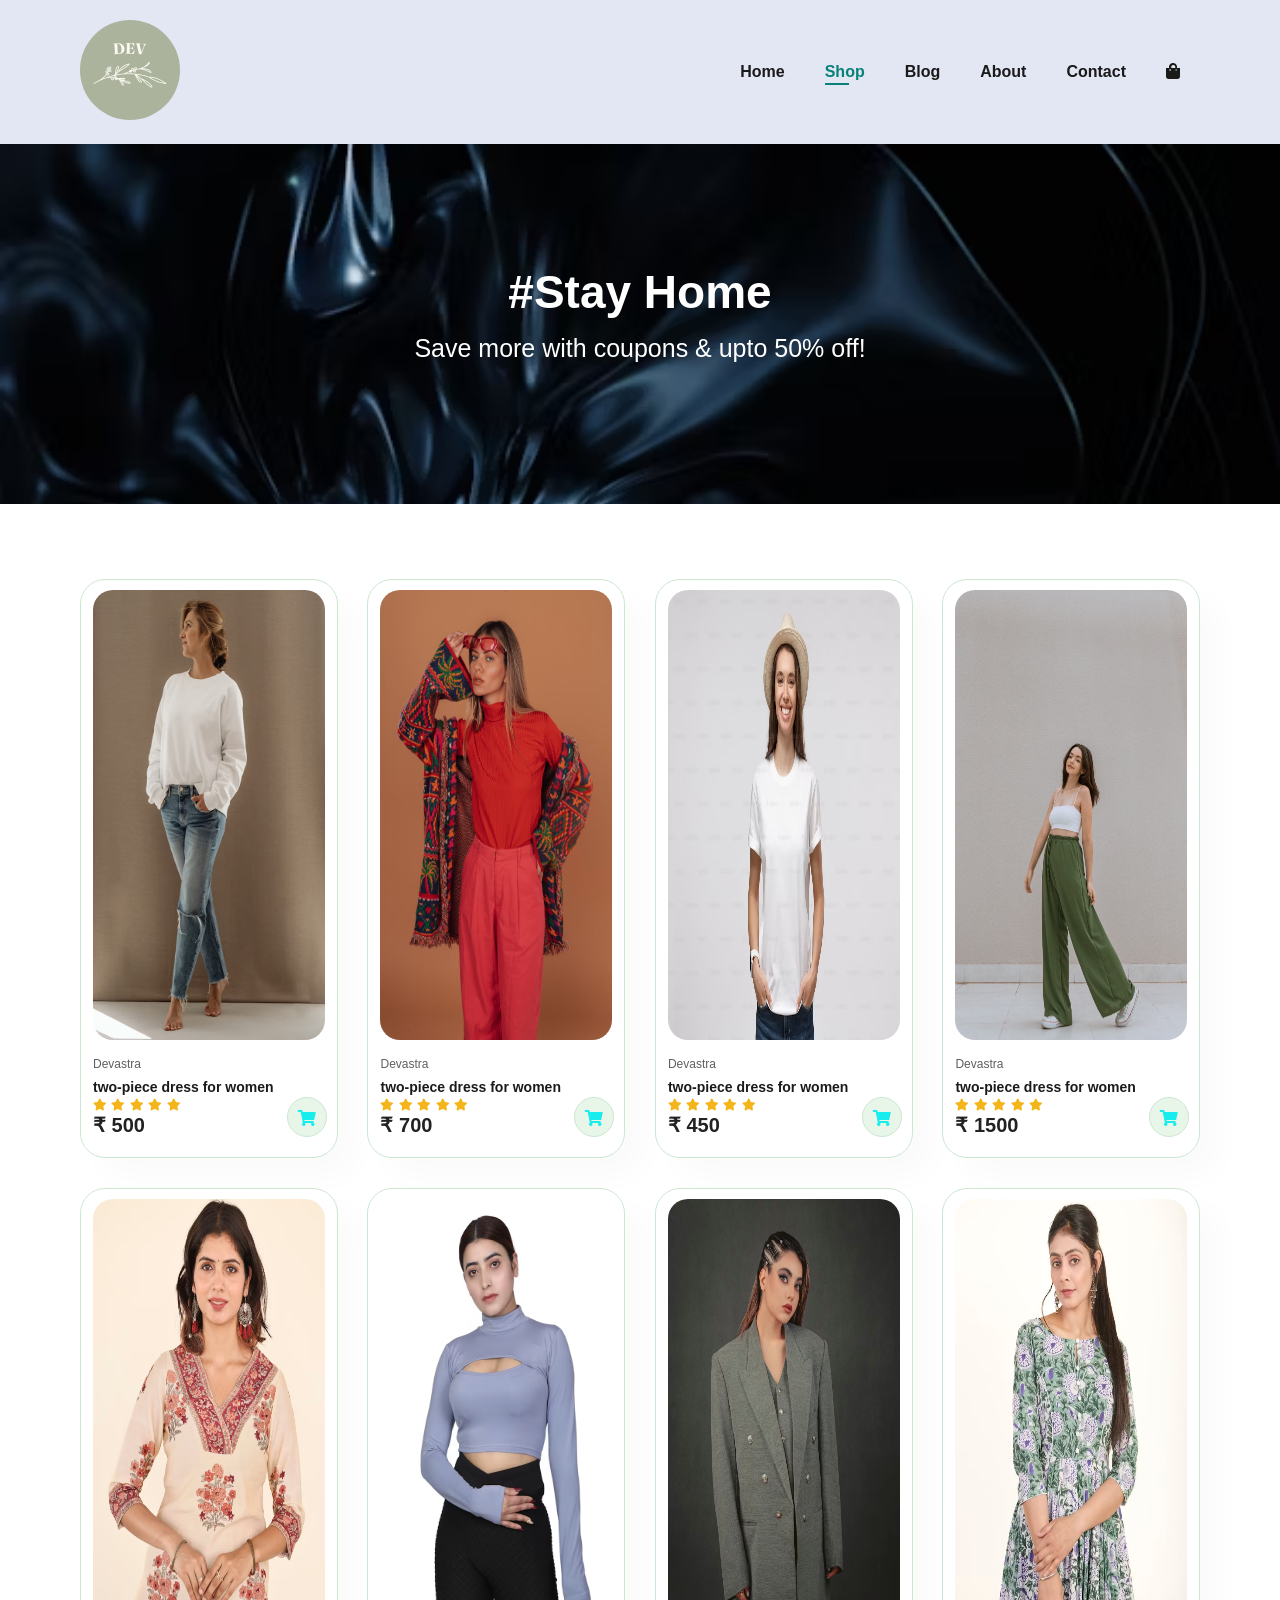
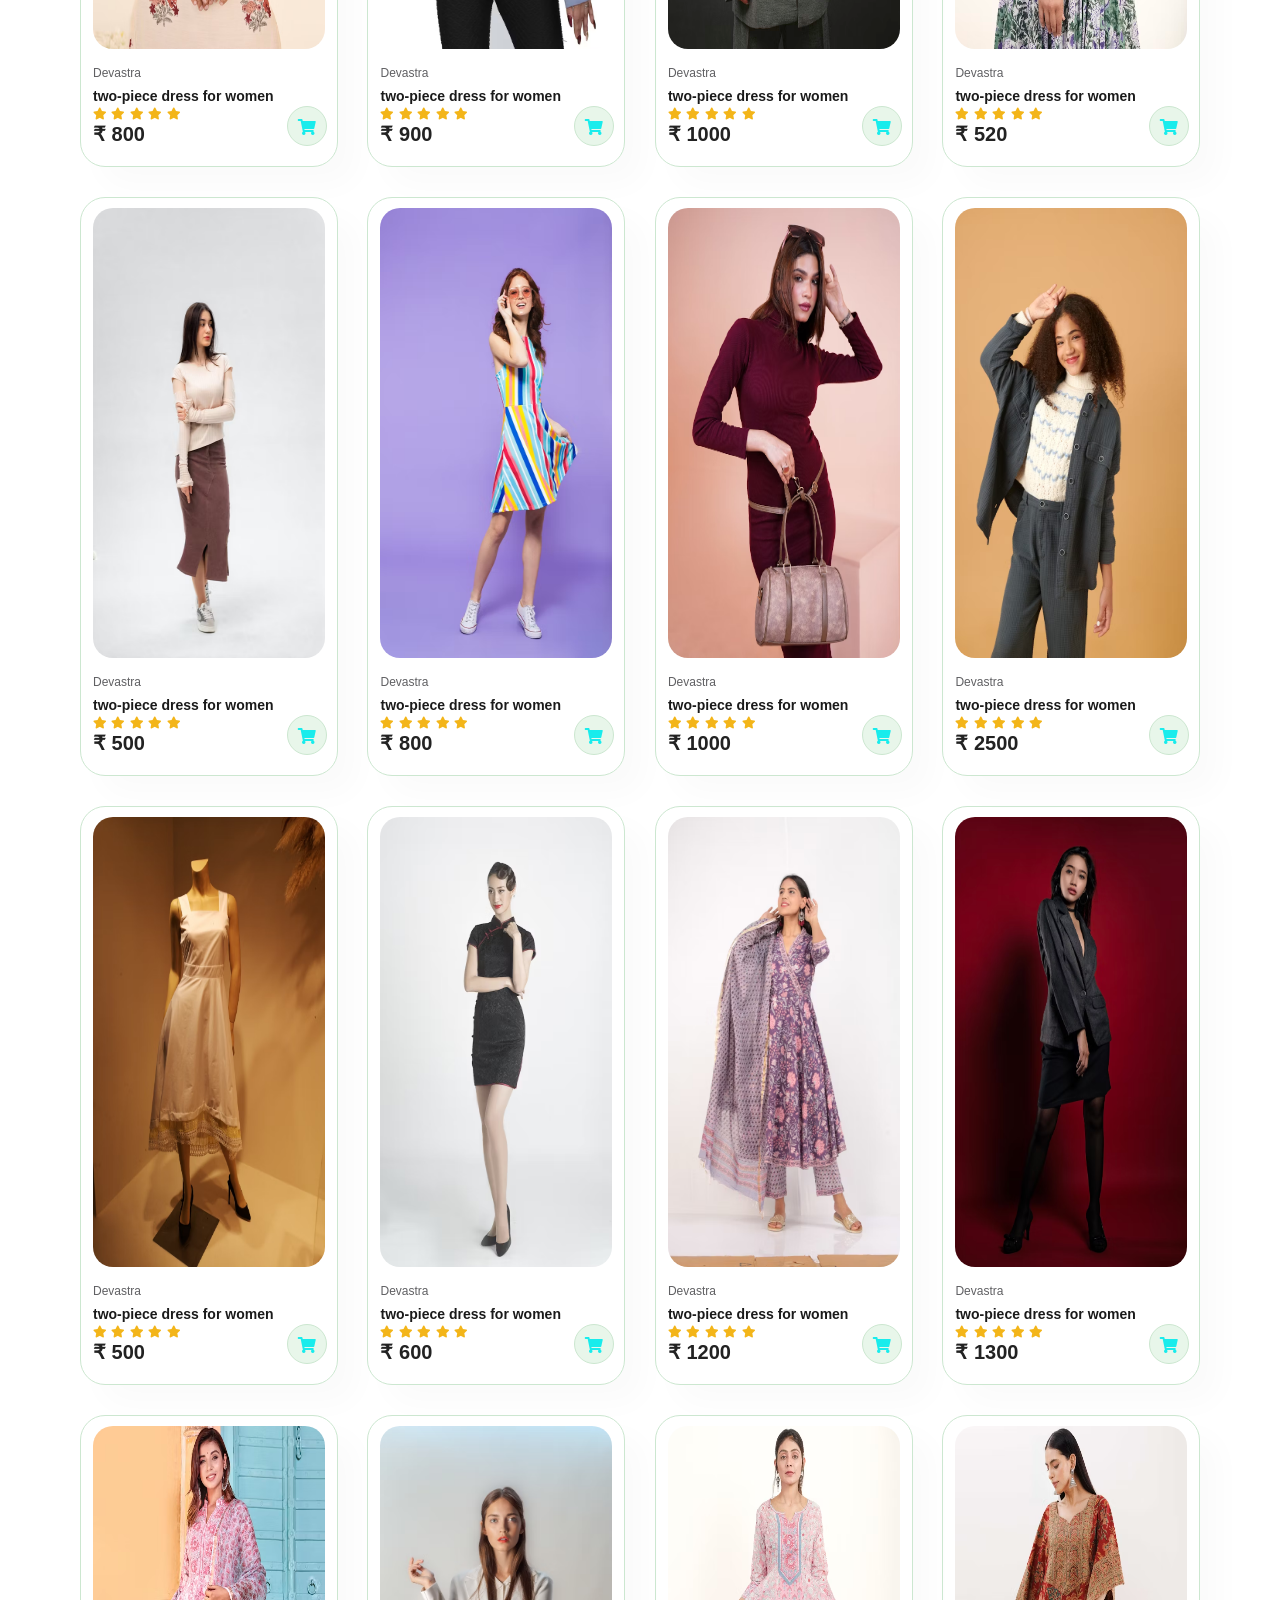
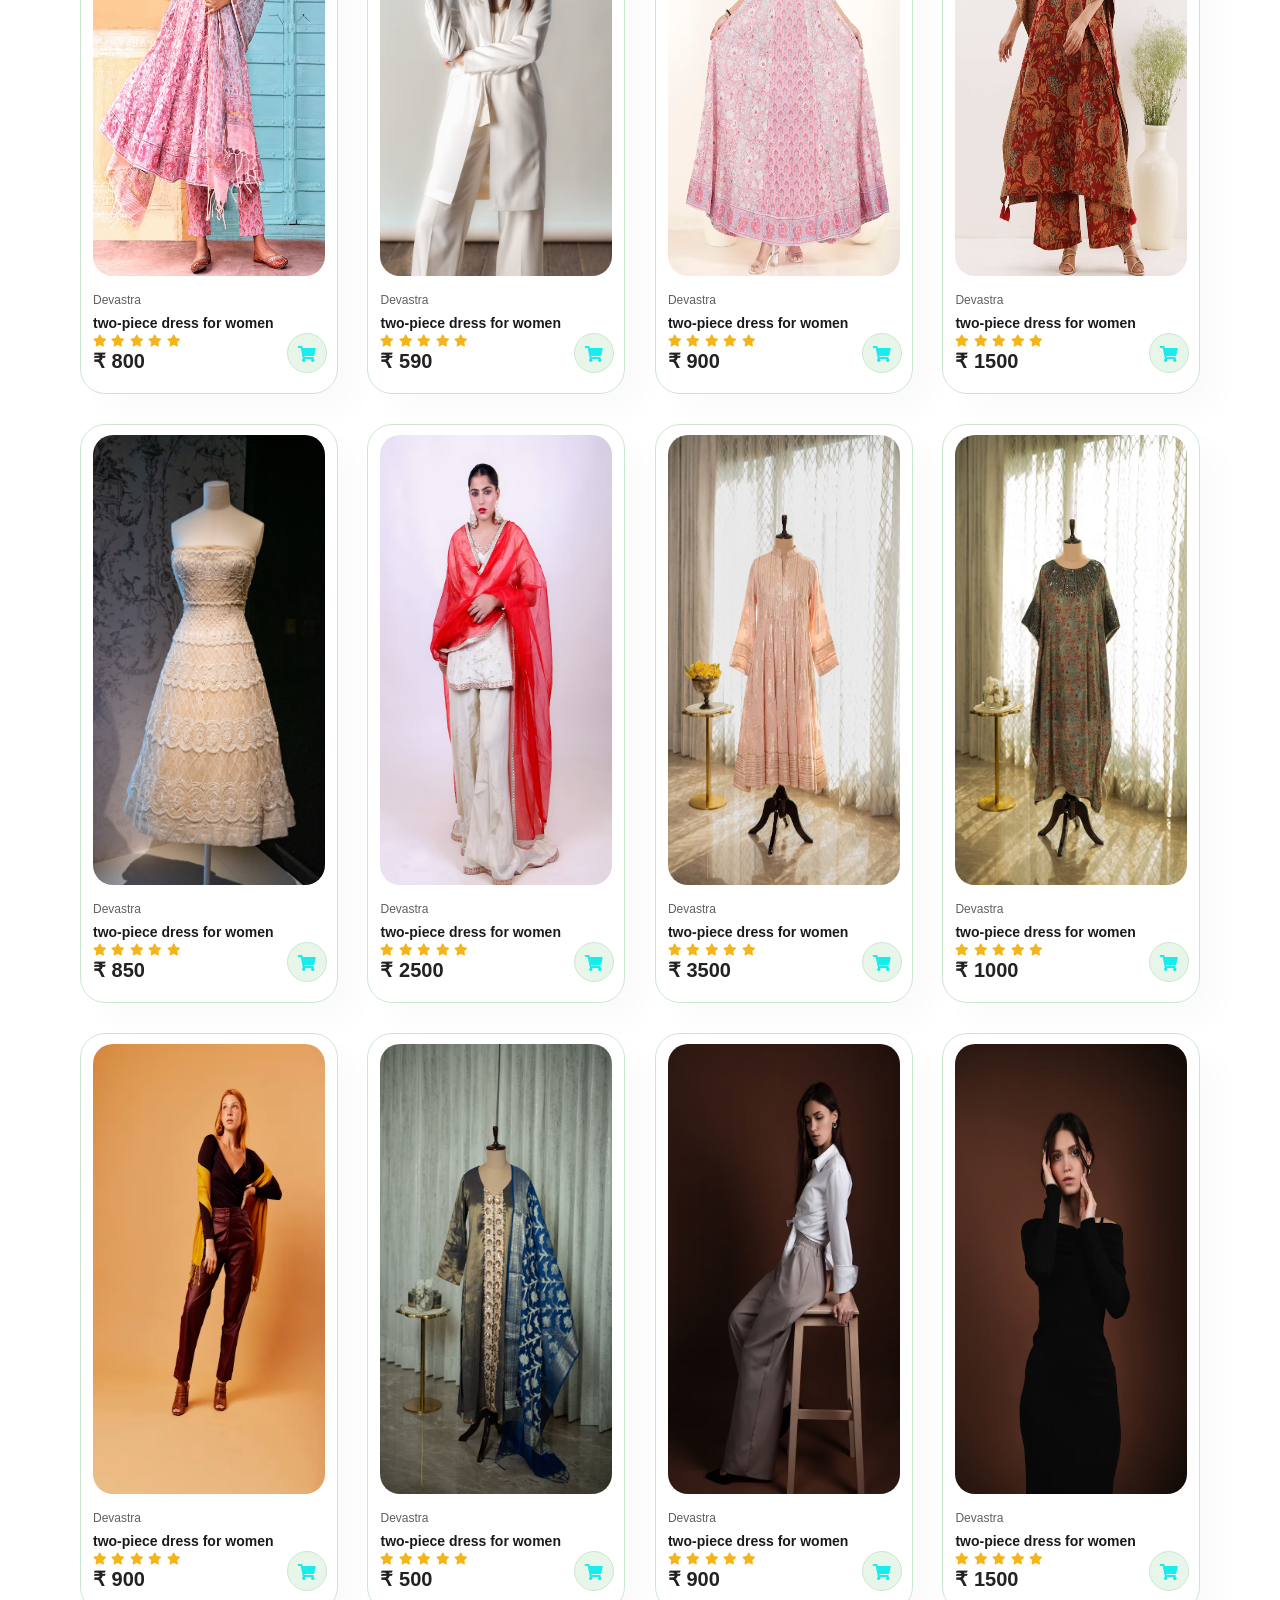
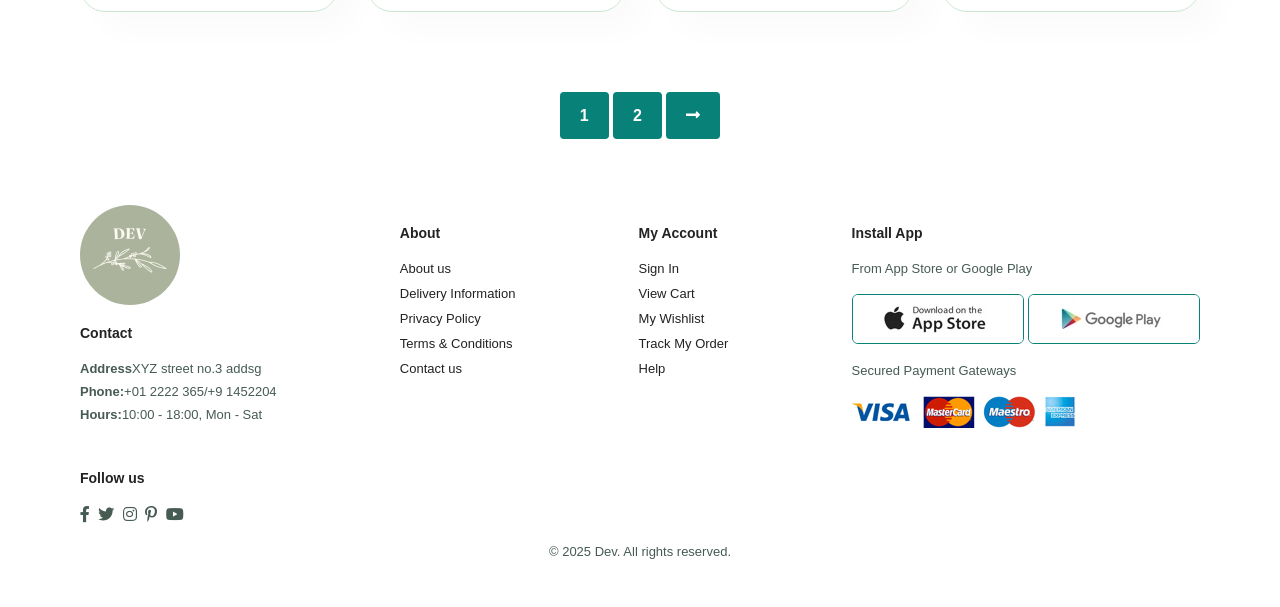
<file: Shop.html>
<!DOCTYPE html>
<html lang="en">
<head>
    <meta charset="UTF-8">
    <meta name="viewport" content="width=device-width, initial-scale=1.0">
    <title>E-Commerce Website</title>
   <link rel="stylesheet" href="https://cdnjs.cloudflare.com/ajax/libs/font-awesome/5.15.3/css/all.min.css" />
    <link rel="stylesheet" href="style.css">
</head>
<body>
    <section id="header">
        <a href="#"><img src="Product/logo.png" class="logo" alt=""></a>
        <div>
            <ul id="navbar">
                <li><a  href="index.html">Home</a></li>
                <li><a class="active" href="Shop.html">Shop</a></li>
                <li><a href="blog.html">Blog</a></li>
                <li><a href="about.html">About</a></li>
                <li><a href="contact.html">Contact</a></li>
                <li id="lg-bag"><a href="cart.html"><i class="fas fa-shopping-bag"></i></a></li>
                <a href="#" id="close"><i class="fas fa-times"></i></a>
            </ul>
        </div>
        <div id="mobile">
            <a href="cart.html"><i class="fas fa-shopping-bag"></i></a>
           <i id="bar" class="fas fa-outdent"></i>
        </div>
    </section>
    <section>
        <div id="page-header">
        <h2>#Stay Home</h2>
        <p>Save more with coupons & upto 50% off!</p>
        </div>
    </section>

    
    <section id="product1" class="section-p1">
        <div class="pro-container">
            <div class="pro" onclick="window.location.href='sproduct.html';">
                <img src="Product/p16.png" alt="">
                <div class="des">
                    <span>Devastra</span>
                    <h5>two-piece dress for women</h5>
                    <div class="star">
                        <i class="fas fa-star"></i>
                        <i class="fas fa-star"></i>
                        <i class="fas fa-star"></i>
                        <i class="fas fa-star"></i>
                        <i class="fas fa-star"></i>
                    </div>
                    <h4>&#8377 500</h4>
                </div>
                <a href="#"><i class="fas fa-shopping-cart cart"></i></a>
            </div>
              <div class="pro">
                <img src="Product/p17.png" alt="">
                <div class="des">
                    <span>Devastra</span>
                    <h5>two-piece dress for women</h5>
                    <div class="star">
                        <i class="fas fa-star"></i>
                        <i class="fas fa-star"></i>
                        <i class="fas fa-star"></i>
                        <i class="fas fa-star"></i>
                        <i class="fas fa-star"></i>
                    </div>
                    <h4>&#8377 700</h4>
                </div>
                <a href="#"><i class="fas fa-shopping-cart cart"></i></a>
            </div>
              <div class="pro">
                <img src="Product/p80.png" alt="">
                <div class="des">
                    <span>Devastra</span>
                    <h5>two-piece dress for women</h5>
                    <div class="star">
                        <i class="fas fa-star"></i>
                        <i class="fas fa-star"></i>
                        <i class="fas fa-star"></i>
                        <i class="fas fa-star"></i>
                        <i class="fas fa-star"></i>
                    </div>
                    <h4>&#8377 450</h4>
                </div>
                <a href="#"><i class="fas fa-shopping-cart cart"></i></a>
            </div>
              <div class="pro">
                <img src="Product/p4.png" alt="">
                <div class="des">
                    <span>Devastra</span>
                    <h5>two-piece dress for women</h5>
                    <div class="star">
                        <i class="fas fa-star"></i>
                        <i class="fas fa-star"></i>
                        <i class="fas fa-star"></i>
                        <i class="fas fa-star"></i>
                        <i class="fas fa-star"></i>
                    </div>
                    <h4>&#8377 1500</h4>
                </div>
                <a href="#"><i class="fas fa-shopping-cart cart"></i></a>
            </div>
              <div class="pro">
                <img src="Product/p5.png" alt="">
                <div class="des">
                    <span>Devastra</span>
                    <h5>two-piece dress for women</h5>
                    <div class="star">
                        <i class="fas fa-star"></i>
                        <i class="fas fa-star"></i>
                        <i class="fas fa-star"></i>
                        <i class="fas fa-star"></i>
                        <i class="fas fa-star"></i>
                    </div>
                    <h4>&#8377 800</h4>
                </div>
                <a href="#"><i class="fas fa-shopping-cart cart"></i></a>
            </div>
              <div class="pro">
                <img src="Product/p6.png" alt="">
                <div class="des">
                    <span>Devastra</span>
                    <h5>two-piece dress for women</h5>
                    <div class="star">
                        <i class="fas fa-star"></i>
                        <i class="fas fa-star"></i>
                        <i class="fas fa-star"></i>
                        <i class="fas fa-star"></i>
                        <i class="fas fa-star"></i>
                    </div>
                    <h4>&#8377 900</h4>
                </div>
                <a href="#"><i class="fas fa-shopping-cart cart"></i></a>
            </div>
              <div class="pro">
                <img src="Product/p7.png" alt="">
                <div class="des">
                    <span>Devastra</span>
                    <h5>two-piece dress for women</h5>
                    <div class="star">
                        <i class="fas fa-star"></i>
                        <i class="fas fa-star"></i>
                        <i class="fas fa-star"></i>
                        <i class="fas fa-star"></i>
                        <i class="fas fa-star"></i>
                    </div>
                    <h4>&#8377 1000</h4>
                </div>
                <a href="#"><i class="fas fa-shopping-cart cart"></i></a>
            </div>
              <div class="pro">
                <img src="Product/p8.png" alt="">
                <div class="des">
                    <span>Devastra</span>
                    <h5>two-piece dress for women</h5>
                    <div class="star">
                        <i class="fas fa-star"></i>
                        <i class="fas fa-star"></i>
                        <i class="fas fa-star"></i>
                        <i class="fas fa-star"></i>
                        <i class="fas fa-star"></i>
                    </div>
                    <h4>&#8377 520</h4>
                </div>
                <a href="#"><i class="fas fa-shopping-cart cart"></i></a>
            </div>
              <div class="pro">
                <img src="Product/p9.png" alt="">
                <div class="des">
                    <span>Devastra</span>
                    <h5>two-piece dress for women</h5>
                    <div class="star">
                        <i class="fas fa-star"></i>
                        <i class="fas fa-star"></i>
                        <i class="fas fa-star"></i>
                        <i class="fas fa-star"></i>
                        <i class="fas fa-star"></i>
                    </div>
                    <h4>&#8377 500</h4>
                </div>
                <a href="#"><i class="fas fa-shopping-cart cart"></i></a>
            </div>
              <div class="pro">
                <img src="Product/p10.png" alt="">
                <div class="des">
                    <span>Devastra</span>
                    <h5>two-piece dress for women</h5>
                    <div class="star">
                        <i class="fas fa-star"></i>
                        <i class="fas fa-star"></i>
                        <i class="fas fa-star"></i>
                        <i class="fas fa-star"></i>
                        <i class="fas fa-star"></i>
                    </div>
                    <h4>&#8377 800</h4>
                </div>
                <a href="#"><i class="fas fa-shopping-cart cart"></i></a>
            </div>
              <div class="pro">
                <img src="Product/p11.png" alt="">
                <div class="des">
                    <span>Devastra</span>
                    <h5>two-piece dress for women</h5>
                    <div class="star">
                        <i class="fas fa-star"></i>
                        <i class="fas fa-star"></i>
                        <i class="fas fa-star"></i>
                        <i class="fas fa-star"></i>
                        <i class="fas fa-star"></i>
                    </div>
                    <h4>&#8377 1000</h4>
                </div>
                <a href="#"><i class="fas fa-shopping-cart cart"></i></a>
            </div>
              <div class="pro">
               <img src="Product/p12.png" alt="">
                <div class="des">
                    <span>Devastra</span>
                    <h5>two-piece dress for women</h5>
                    <div class="star">
                        <i class="fas fa-star"></i>
                        <i class="fas fa-star"></i>
                        <i class="fas fa-star"></i>
                        <i class="fas fa-star"></i>
                        <i class="fas fa-star"></i>
                    </div>
                    <h4>&#8377 2500</h4>
                </div>
                <a href="#"><i class="fas fa-shopping-cart cart"></i></a>
            </div>
            <div class="pro">
                <img src="Product/A1.PNG" alt="">
                <div class="des">
                    <span>Devastra</span>
                    <h5>two-piece dress for women</h5>
                    <div class="star">
                        <i class="fas fa-star"></i>
                        <i class="fas fa-star"></i>
                        <i class="fas fa-star"></i>
                        <i class="fas fa-star"></i>
                        <i class="fas fa-star"></i>
                    </div>
                    <h4>&#8377 500</h4>
                </div>
                <a href="#"><i class="fas fa-shopping-cart cart"></i></a>
            </div>
              <div class="pro">
                <img src="Product/A2.png" alt="">
                <div class="des">
                    <span>Devastra</span>
                    <h5>two-piece dress for women</h5>
                    <div class="star">
                        <i class="fas fa-star"></i>
                        <i class="fas fa-star"></i>
                        <i class="fas fa-star"></i>
                        <i class="fas fa-star"></i>
                        <i class="fas fa-star"></i>
                    </div>
                    <h4>&#8377 600</h4>
                </div>
                <a href="#"><i class="fas fa-shopping-cart cart"></i></a>
            </div>
              <div class="pro">
                <img src="Product/A3.png" alt="">
                <div class="des">
                    <span>Devastra</span>
                    <h5>two-piece dress for women</h5>
                    <div class="star">
                        <i class="fas fa-star"></i>
                        <i class="fas fa-star"></i>
                        <i class="fas fa-star"></i>
                        <i class="fas fa-star"></i>
                        <i class="fas fa-star"></i>
                    </div>
                    <h4>&#8377 1200</h4>
                </div>
                <a href="#"><i class="fas fa-shopping-cart cart"></i></a>
            </div>
              <div class="pro">
                <img src="Product/A4.png" alt="">
                <div class="des">
                    <span>Devastra</span>
                    <h5>two-piece dress for women</h5>
                    <div class="star">
                        <i class="fas fa-star"></i>
                        <i class="fas fa-star"></i>
                        <i class="fas fa-star"></i>
                        <i class="fas fa-star"></i>
                        <i class="fas fa-star"></i>
                    </div>
                    <h4>&#8377 1300</h4>
                </div>
                <a href="#"><i class="fas fa-shopping-cart cart"></i></a>
            </div>
              <div class="pro">
                <img src="Product/A5.png" alt="">
                <div class="des">
                    <span>Devastra</span>
                    <h5>two-piece dress for women</h5>
                    <div class="star">
                        <i class="fas fa-star"></i>
                        <i class="fas fa-star"></i>
                        <i class="fas fa-star"></i>
                        <i class="fas fa-star"></i>
                        <i class="fas fa-star"></i>
                    </div>
                    <h4>&#8377 800</h4>
                </div>
                <a href="#"><i class="fas fa-shopping-cart cart"></i></a>
            </div>
              <div class="pro">
                <img src="Product/A6.png" alt="">
                <div class="des">
                    <span>Devastra</span>
                    <h5>two-piece dress for women</h5>
                    <div class="star">
                        <i class="fas fa-star"></i>
                        <i class="fas fa-star"></i>
                        <i class="fas fa-star"></i>
                        <i class="fas fa-star"></i>
                        <i class="fas fa-star"></i>
                    </div>
                    <h4>&#8377 590</h4>
                </div>
                <a href="#"><i class="fas fa-shopping-cart cart"></i></a>
            </div>
              <div class="pro">
                <img src="Product/A7.png" alt="">
                <div class="des">
                    <span>Devastra</span>
                    <h5>two-piece dress for women</h5>
                    <div class="star">
                        <i class="fas fa-star"></i>
                        <i class="fas fa-star"></i>
                        <i class="fas fa-star"></i>
                        <i class="fas fa-star"></i>
                        <i class="fas fa-star"></i>
                    </div>
                    <h4>&#8377 900</h4>
                </div>
                <a href="#"><i class="fas fa-shopping-cart cart"></i></a>
            </div>
              <div class="pro">
                <img src="Product/A8.png" alt="">
                <div class="des">
                    <span>Devastra</span>
                    <h5>two-piece dress for women</h5>
                    <div class="star">
                        <i class="fas fa-star"></i>
                        <i class="fas fa-star"></i>
                        <i class="fas fa-star"></i>
                        <i class="fas fa-star"></i>
                        <i class="fas fa-star"></i>
                    </div>
                    <h4>&#8377 1500</h4>
                </div>
                <a href="#"><i class="fas fa-shopping-cart cart"></i></a>
            </div>
              <div class="pro">
                <img src="Product/A9.png" alt="">
                <div class="des">
                    <span>Devastra</span>
                    <h5>two-piece dress for women</h5>
                    <div class="star">
                        <i class="fas fa-star"></i>
                        <i class="fas fa-star"></i>
                        <i class="fas fa-star"></i>
                        <i class="fas fa-star"></i>
                        <i class="fas fa-star"></i>
                    </div>
                    <h4>&#8377 850</h4>
                </div>
                <a href="#"><i class="fas fa-shopping-cart cart"></i></a>
            </div>
              <div class="pro">
                <img src="Product/A10.png" alt="">
                <div class="des">
                    <span>Devastra</span>
                    <h5>two-piece dress for women</h5>
                    <div class="star">
                        <i class="fas fa-star"></i>
                        <i class="fas fa-star"></i>
                        <i class="fas fa-star"></i>
                        <i class="fas fa-star"></i>
                        <i class="fas fa-star"></i>
                    </div>
                    <h4>&#8377 2500</h4>
                </div>
                <a href="#"><i class="fas fa-shopping-cart cart"></i></a>
            </div>
              <div class="pro">
                <img src="Product/A11.png" alt="">
                <div class="des">
                    <span>Devastra</span>
                    <h5>two-piece dress for women</h5>
                    <div class="star">
                        <i class="fas fa-star"></i>
                        <i class="fas fa-star"></i>
                        <i class="fas fa-star"></i>
                        <i class="fas fa-star"></i>
                        <i class="fas fa-star"></i>
                    </div>
                    <h4>&#8377 3500</h4>
                </div>
                <a href="#"><i class="fas fa-shopping-cart cart"></i></a>
            </div>
              <div class="pro">
               <img src="Product/A12.png" alt="">
                <div class="des">
                    <span>Devastra</span>
                    <h5>two-piece dress for women</h5>
                    <div class="star">
                        <i class="fas fa-star"></i>
                        <i class="fas fa-star"></i>
                        <i class="fas fa-star"></i>
                        <i class="fas fa-star"></i>
                        <i class="fas fa-star"></i>
                    </div>
                    <h4>&#8377 1000</h4>
                </div>
                <a href="#"><i class="fas fa-shopping-cart cart"></i></a>
            </div>
             <div class="pro">
               <img src="Product/A13.png" alt="">
                <div class="des">
                    <span>Devastra</span>
                    <h5>two-piece dress for women</h5>
                    <div class="star">
                        <i class="fas fa-star"></i>
                        <i class="fas fa-star"></i>
                        <i class="fas fa-star"></i>
                        <i class="fas fa-star"></i>
                        <i class="fas fa-star"></i>
                    </div>
                    <h4>&#8377 900</h4>
                </div>
                <a href="#"><i class="fas fa-shopping-cart cart"></i></a>
            </div>
             <div class="pro">
               <img src="Product/A14.png" alt="">
                <div class="des">
                    <span>Devastra</span>
                    <h5>two-piece dress for women</h5>
                    <div class="star">
                        <i class="fas fa-star"></i>
                        <i class="fas fa-star"></i>
                        <i class="fas fa-star"></i>
                        <i class="fas fa-star"></i>
                        <i class="fas fa-star"></i>
                    </div>
                    <h4>&#8377 500</h4>
                </div>
                <a href="#"><i class="fas fa-shopping-cart cart"></i></a>
            </div>
             <div class="pro">
               <img src="Product/A15.png" alt="">
                <div class="des">
                    <span>Devastra</span>
                    <h5>two-piece dress for women</h5>
                    <div class="star">
                        <i class="fas fa-star"></i>
                        <i class="fas fa-star"></i>
                        <i class="fas fa-star"></i>
                        <i class="fas fa-star"></i>
                        <i class="fas fa-star"></i>
                    </div>
                    <h4>&#8377 900</h4>
                </div>
                <a href="#"><i class="fas fa-shopping-cart cart"></i></a>
            </div>
             <div class="pro">
               <img src="Product/A16.png" alt="">
                <div class="des">
                    <span>Devastra</span>
                    <h5>two-piece dress for women</h5>
                    <div class="star">
                        <i class="fas fa-star"></i>
                        <i class="fas fa-star"></i>
                        <i class="fas fa-star"></i>
                        <i class="fas fa-star"></i>
                        <i class="fas fa-star"></i>
                    </div>
                    <h4>&#8377 1500</h4>
                </div>
                <a href="#"><i class="fas fa-shopping-cart cart"></i></a>
            </div>
            </div>
    </section>

    <section id="pagination" class="section-p1">
        <a href="#">1</a>
        <a href="#">2</a>
        <a href="#"><i class="fas fa-long-arrow-alt-right"></i></a>
    </section>

    <footer class="section-p1">
        <div class="col">
            <img src="Product/logo.png" alt="" class="logo">
            <h4>Contact</h4>
            <p><strong>Address</strong>XYZ  street no.3 addsg</p>
            <p><strong>Phone:</strong>+01 2222 365/+9 1452204</p>
            <p><strong>Hours:</strong>10:00 - 18:00, Mon - Sat</p>
            <div class="follow">
                <h4>Follow us</h4>
                <div class="icon">
                    <i class="fab fa-facebook-f"></i>
                    <i class="fab fa-twitter"></i>
                    <i class="fab fa-instagram"></i>
                    <i class="fab fa-pinterest-p"></i>
                    <i class="fab fa-youtube"></i>
                </div>
            </div>
        </div>

        <div class="col">
            <h4>About</h4>
            <a href="#">About us</a>
            <a href="#">Delivery Information</a>
            <a href="#">Privacy Policy</a>
            <a href="#">Terms & Conditions</a>
            <a href="#">Contact us</a>
        </div>

        <div class="col">
            <h4>My Account</h4>
            <a href="#">Sign In</a>
            <a href="#">View Cart</a>
            <a href="#">My Wishlist</a>
            <a href="#">Track My Order</a>
            <a href="#">Help</a>
        </div>

        <div class="col install">
            <h4>Install App</h4>
            <p>From App Store or Google Play</p>
            <div class="row">
                <img src="Product/app.jpg" alt="" srcset="">
                <img src="Product/play.jpg" alt="">
            </div>
            <p>Secured Payment Gateways</p>
            <img src="Product/pay.png" alt="">
        </div>

        <div class="copyright">
            <p>© 2025 Dev. All rights reserved.</p>
        </div>
    </footer>

   <script src="script.js"></script>

</body>
</html>
</file>
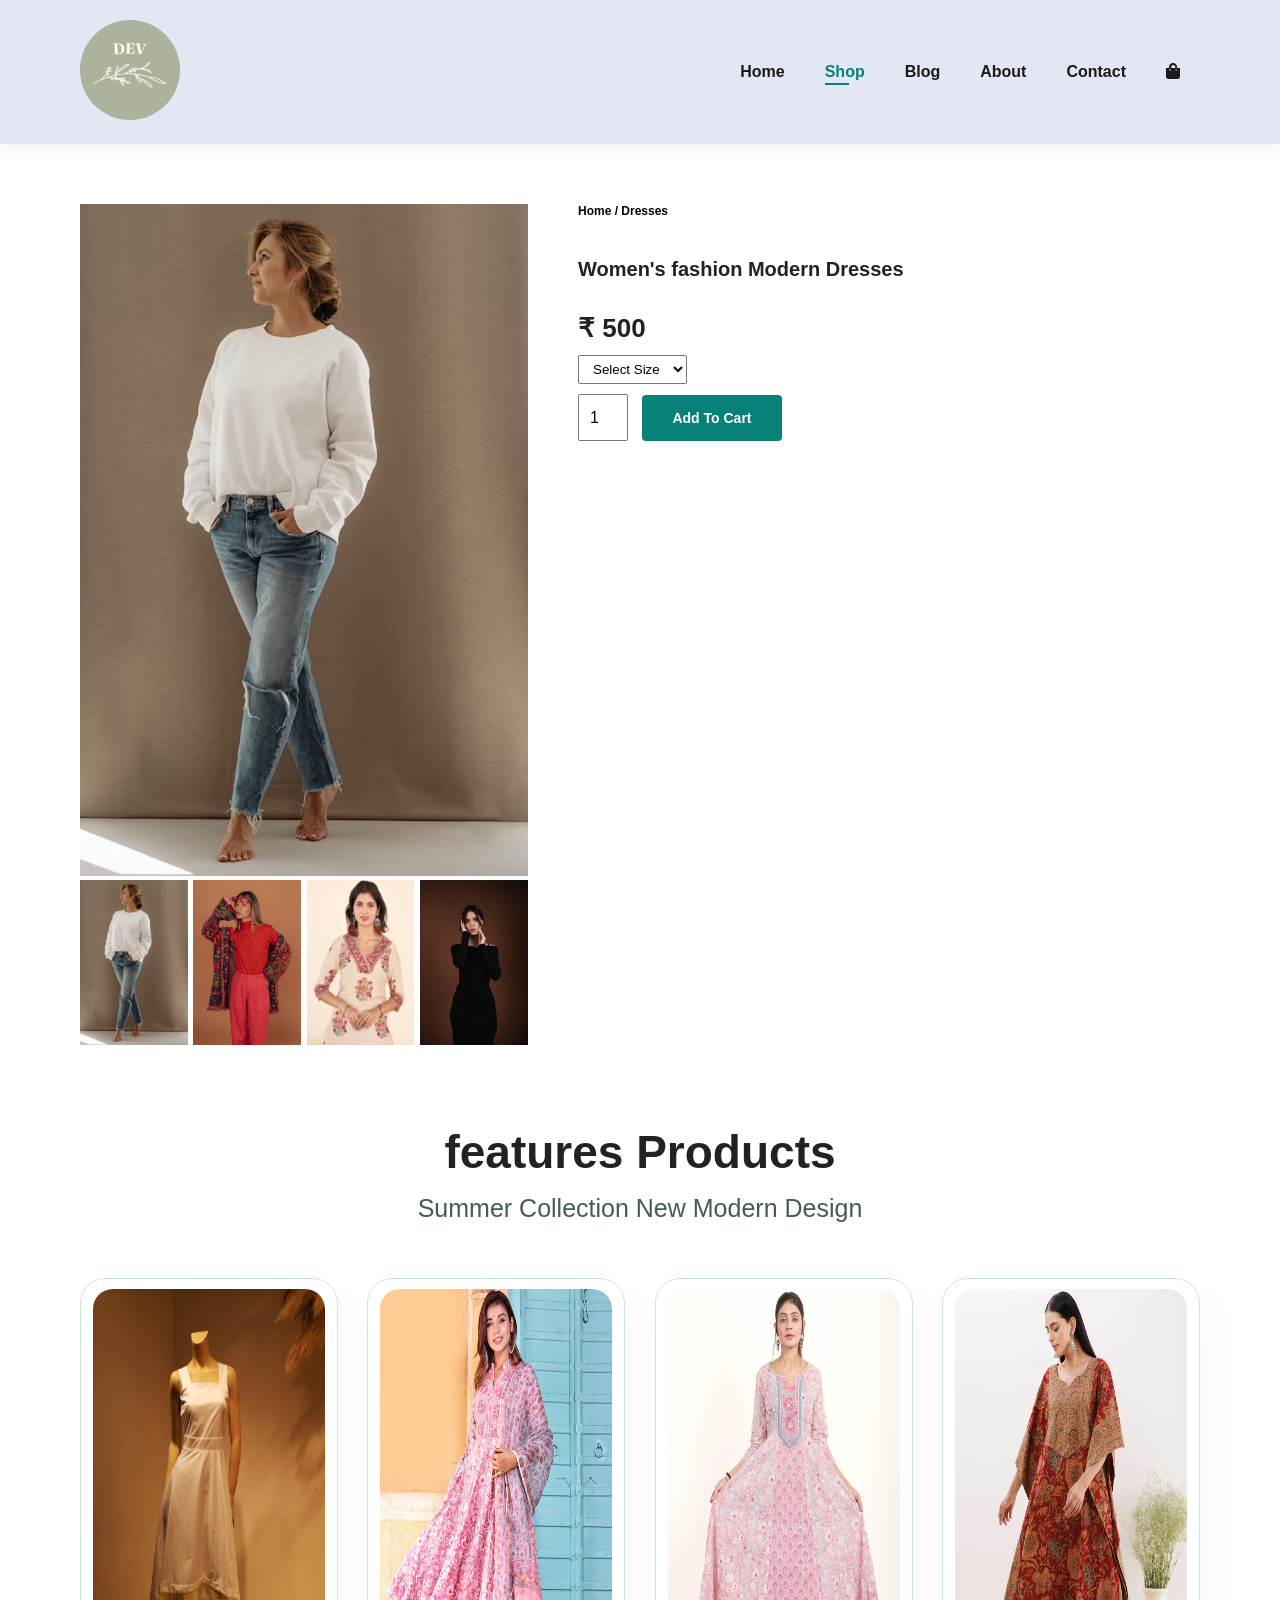
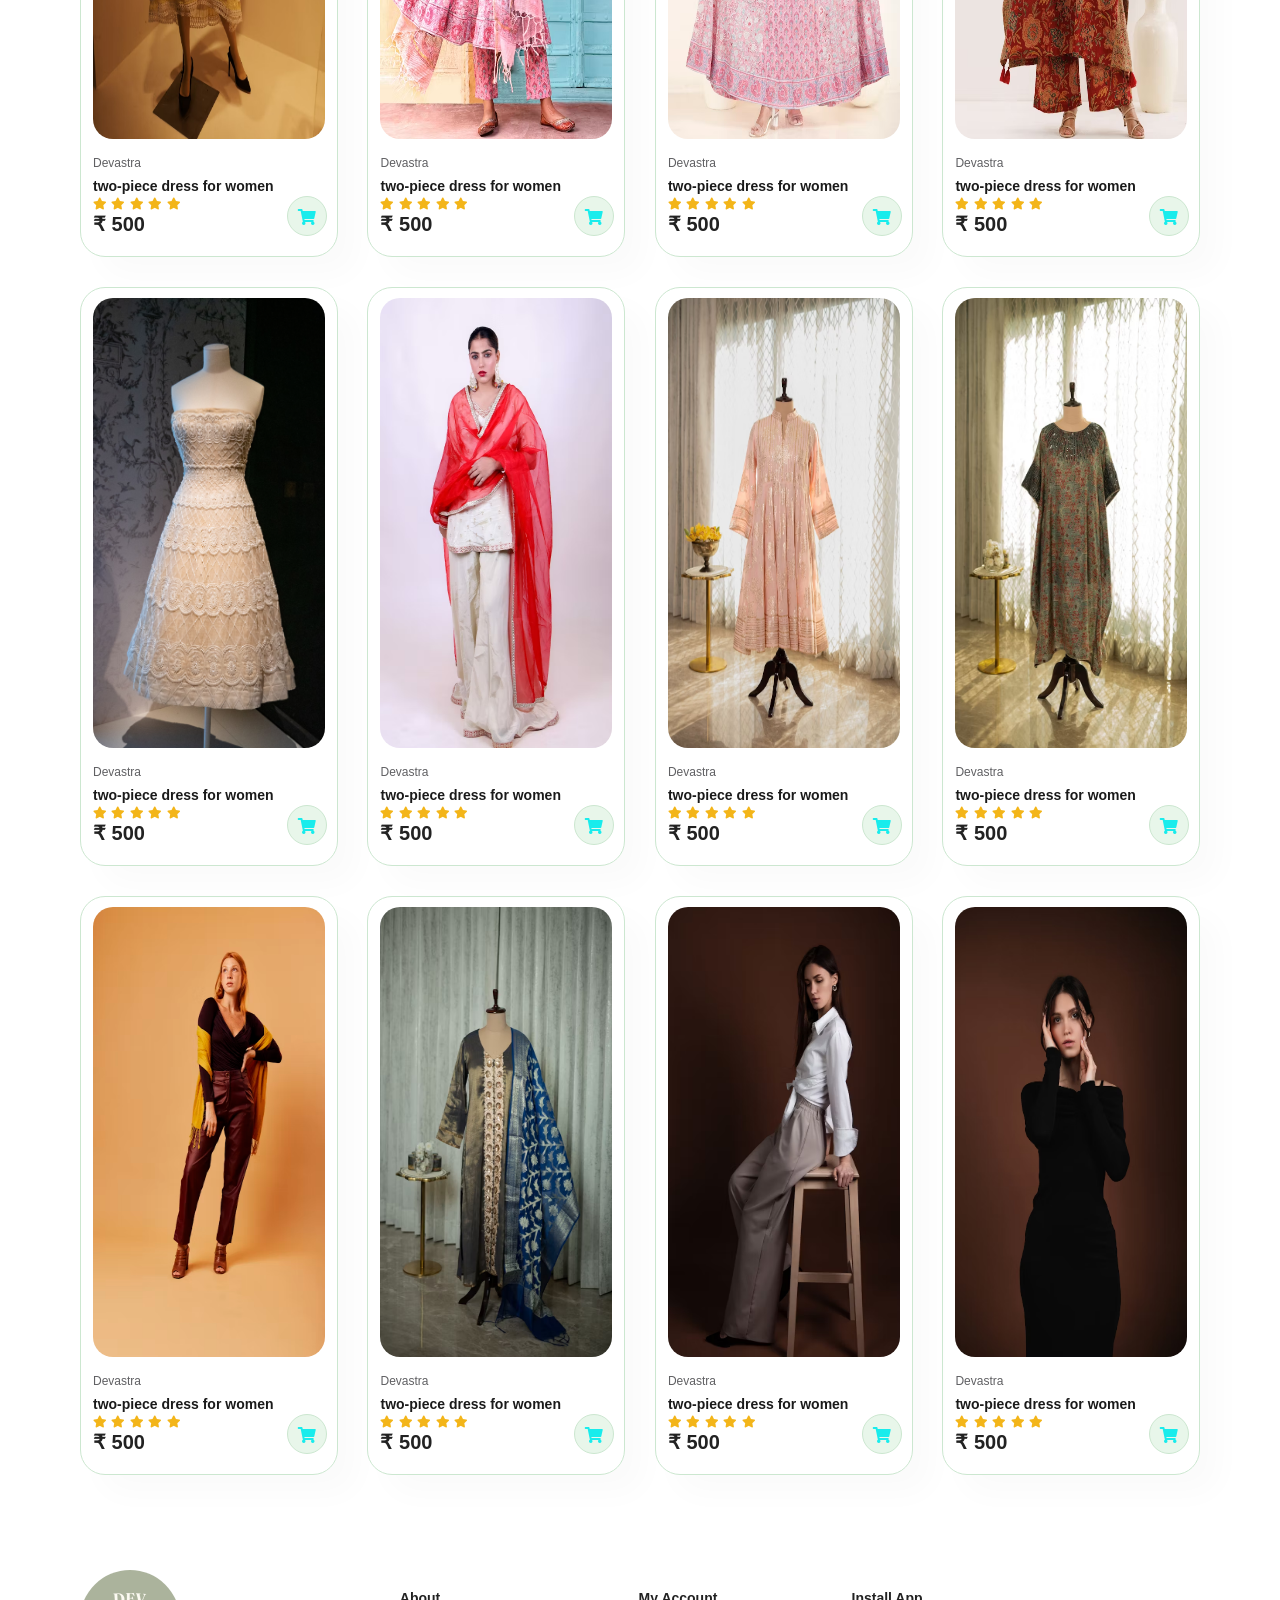
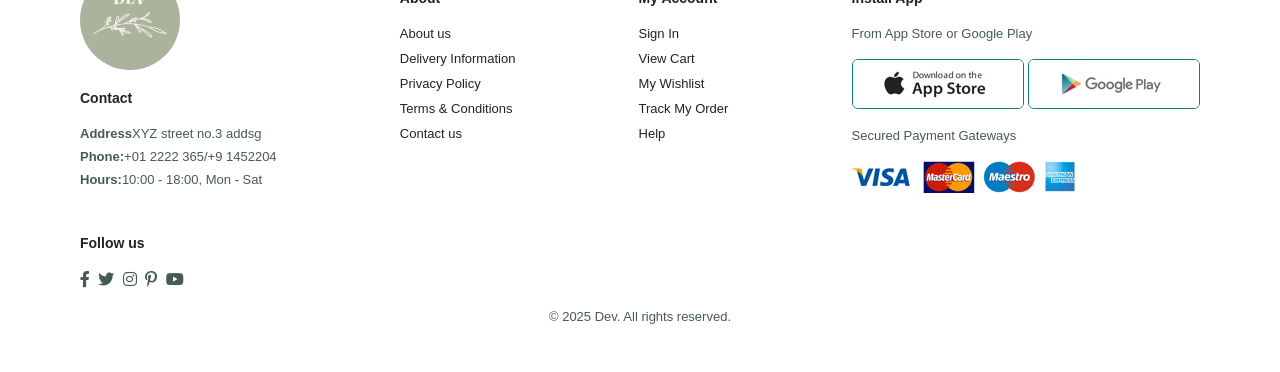
<file: sproduct.html>
<!DOCTYPE html>
<html lang="en">
<head>
    <meta charset="UTF-8">
    <meta name="viewport" content="width=device-width, initial-scale=1.0">
    <title>E-Commerce Website</title>
   <link rel="stylesheet" href="https://cdnjs.cloudflare.com/ajax/libs/font-awesome/5.15.3/css/all.min.css" />
    <link rel="stylesheet" href="style.css">
</head>
<body>
    <section id="header">
        <a href="#"><img src="Product/logo.png" class="logo" alt=""></a>
        <div>
            <ul id="navbar">
                <li><a  href="index.html">Home</a></li>
                <li><a class="active" href="Shop.html">Shop</a></li>
                <li><a href="blog.html">Blog</a></li>
                <li><a href="about.html">About</a></li>
                <li><a href="contact.html">Contact</a></li>
                <li id="lg-bag"><a href="cart.html"><i class="fas fa-shopping-bag"></i></a></li>
                <a href="#" id="close"><i class="fas fa-times"></i></a>
            </ul>
        </div>
        <div id="mobile">
            <a href="cart.html"><i class="fas fa-shopping-bag"></i></a>
           <i id="bar" class="fas fa-outdent"></i>
        </div>
    </section>

    <section id="prodetails" class="section-p1">
        <div class="single-pro-image">
            <img src="Product/p16.png" width="100%" id="MainImg" alt="">
            <div class="small-img-group">
                <div class="small-img-col">
                    <img src="Product/p16.png" width="100%" height="100%" id="small-img" alt="">
                </div>
                  <div class="small-img-col">
                    <img src="Product/p17.png" width="100%" height="100%" id="small-img" alt="">
                </div>
                  <div class="small-img-col">
                    <img src="Product/p5.png"  width="100%" height="100%" id="small-img" alt="">
                </div>
                  <div class="small-img-col">
                    <img src="Product/A16.png" width="100%" height="100%" id="small-img" alt="">
                </div>
            </div>
        </div>
        <div class="single-pro-details">
            <h6>Home / Dresses</h6>
            <h4>Women's fashion Modern Dresses</h4>
            <h2>&#8377 500</h2>
            <select>
                <option>Select Size</option>
                <option>XL</option>
                <option>XXL</option>
                <option>Small</option>
                <option>Large</option>    
            </select>
            <input type="number" value="1">
            <button class="normal">Add To Cart</button>
        </div>
    </section>

    <section id="product1" class="section-p1">
        <h2>features Products</h2>
        <p>Summer Collection New Modern Design</p>
        <div class="pro-container">
            <div class="pro">
                <img src="Product/A1.PNG" alt="">
                <div class="des">
                    <span>Devastra</span>
                    <h5>two-piece dress for women</h5>
                    <div class="star">
                        <i class="fas fa-star"></i>
                        <i class="fas fa-star"></i>
                        <i class="fas fa-star"></i>
                        <i class="fas fa-star"></i>
                        <i class="fas fa-star"></i>
                    </div>
                    <h4>&#8377 500</h4>
                </div>
                <a href="#"><i class="fas fa-shopping-cart cart"></i></a>
            </div>
              <div class="pro">
                <img src="Product/A5.png" alt="">
                <div class="des">
                    <span>Devastra</span>
                    <h5>two-piece dress for women</h5>
                    <div class="star">
                        <i class="fas fa-star"></i>
                        <i class="fas fa-star"></i>
                        <i class="fas fa-star"></i>
                        <i class="fas fa-star"></i>
                        <i class="fas fa-star"></i>
                    </div>
                    <h4>&#8377 500</h4>
                </div>
                <a href="#"><i class="fas fa-shopping-cart cart"></i></a>
            </div>

              <div class="pro">
                <img src="Product/A7.png" alt="">
                <div class="des">
                    <span>Devastra</span>
                    <h5>two-piece dress for women</h5>
                    <div class="star">
                        <i class="fas fa-star"></i>
                        <i class="fas fa-star"></i>
                        <i class="fas fa-star"></i>
                        <i class="fas fa-star"></i>
                        <i class="fas fa-star"></i>
                    </div>
                    <h4>&#8377 500</h4>
                </div>
                <a href="#"><i class="fas fa-shopping-cart cart"></i></a>
            </div>
              <div class="pro">
                <img src="Product/A8.png" alt="">
                <div class="des">
                    <span>Devastra</span>
                    <h5>two-piece dress for women</h5>
                    <div class="star">
                        <i class="fas fa-star"></i>
                        <i class="fas fa-star"></i>
                        <i class="fas fa-star"></i>
                        <i class="fas fa-star"></i>
                        <i class="fas fa-star"></i>
                    </div>
                    <h4>&#8377 500</h4>
                </div>
                <a href="#"><i class="fas fa-shopping-cart cart"></i></a>
            </div>
              <div class="pro">
                <img src="Product/A9.png" alt="">
                <div class="des">
                    <span>Devastra</span>
                    <h5>two-piece dress for women</h5>
                    <div class="star">
                        <i class="fas fa-star"></i>
                        <i class="fas fa-star"></i>
                        <i class="fas fa-star"></i>
                        <i class="fas fa-star"></i>
                        <i class="fas fa-star"></i>
                    </div>
                    <h4>&#8377 500</h4>
                </div>
                <a href="#"><i class="fas fa-shopping-cart cart"></i></a>
            </div>
              <div class="pro">
                <img src="Product/A10.png" alt="">
                <div class="des">
                    <span>Devastra</span>
                    <h5>two-piece dress for women</h5>
                    <div class="star">
                        <i class="fas fa-star"></i>
                        <i class="fas fa-star"></i>
                        <i class="fas fa-star"></i>
                        <i class="fas fa-star"></i>
                        <i class="fas fa-star"></i>
                    </div>
                    <h4>&#8377 500</h4>
                </div>
                <a href="#"><i class="fas fa-shopping-cart cart"></i></a>
            </div>
              <div class="pro">
                <img src="Product/A11.png" alt="">
                <div class="des">
                    <span>Devastra</span>
                    <h5>two-piece dress for women</h5>
                    <div class="star">
                        <i class="fas fa-star"></i>
                        <i class="fas fa-star"></i>
                        <i class="fas fa-star"></i>
                        <i class="fas fa-star"></i>
                        <i class="fas fa-star"></i>
                    </div>
                    <h4>&#8377 500</h4>
                </div>
                <a href="#"><i class="fas fa-shopping-cart cart"></i></a>
            </div>
              <div class="pro">
               <img src="Product/A12.png" alt="">
                <div class="des">
                    <span>Devastra</span>
                    <h5>two-piece dress for women</h5>
                    <div class="star">
                        <i class="fas fa-star"></i>
                        <i class="fas fa-star"></i>
                        <i class="fas fa-star"></i>
                        <i class="fas fa-star"></i>
                        <i class="fas fa-star"></i>
                    </div>
                    <h4>&#8377 500</h4>
                </div>
                <a href="#"><i class="fas fa-shopping-cart cart"></i></a>
            </div>
             <div class="pro">
               <img src="Product/A13.png" alt="">
                <div class="des">
                    <span>Devastra</span>
                    <h5>two-piece dress for women</h5>
                    <div class="star">
                        <i class="fas fa-star"></i>
                        <i class="fas fa-star"></i>
                        <i class="fas fa-star"></i>
                        <i class="fas fa-star"></i>
                        <i class="fas fa-star"></i>
                    </div>
                    <h4>&#8377 500</h4>
                </div>
                <a href="#"><i class="fas fa-shopping-cart cart"></i></a>
            </div>
             <div class="pro">
               <img src="Product/A14.png" alt="">
                <div class="des">
                    <span>Devastra</span>
                    <h5>two-piece dress for women</h5>
                    <div class="star">
                        <i class="fas fa-star"></i>
                        <i class="fas fa-star"></i>
                        <i class="fas fa-star"></i>
                        <i class="fas fa-star"></i>
                        <i class="fas fa-star"></i>
                    </div>
                    <h4>&#8377 500</h4>
                </div>
                <a href="#"><i class="fas fa-shopping-cart cart"></i></a>
            </div>
             <div class="pro">
               <img src="Product/A15.png" alt="">
                <div class="des">
                    <span>Devastra</span>
                    <h5>two-piece dress for women</h5>
                    <div class="star">
                        <i class="fas fa-star"></i>
                        <i class="fas fa-star"></i>
                        <i class="fas fa-star"></i>
                        <i class="fas fa-star"></i>
                        <i class="fas fa-star"></i>
                    </div>
                    <h4>&#8377 500</h4>
                </div>
                <a href="#"><i class="fas fa-shopping-cart cart"></i></a>
            </div>
             <div class="pro">
               <img src="Product/A16.png" alt="">
                <div class="des">
                    <span>Devastra</span>
                    <h5>two-piece dress for women</h5>
                    <div class="star">
                        <i class="fas fa-star"></i>
                        <i class="fas fa-star"></i>
                        <i class="fas fa-star"></i>
                        <i class="fas fa-star"></i>
                        <i class="fas fa-star"></i>
                    </div>
                    <h4>&#8377 500</h4>
                </div>
                <a href="#"><i class="fas fa-shopping-cart cart"></i></a>
            </div>
            </div>
    </section>


    <footer class="section-p1">
        <div class="col">
            <img src="Product/logo.png" alt="" class="logo">
            <h4>Contact</h4>
            <p><strong>Address</strong>XYZ  street no.3 addsg</p>
            <p><strong>Phone:</strong>+01 2222 365/+9 1452204</p>
            <p><strong>Hours:</strong>10:00 - 18:00, Mon - Sat</p>
            <div class="follow">
                <h4>Follow us</h4>
                <div class="icon">
                    <i class="fab fa-facebook-f"></i>
                    <i class="fab fa-twitter"></i>
                    <i class="fab fa-instagram"></i>
                    <i class="fab fa-pinterest-p"></i>
                    <i class="fab fa-youtube"></i>
                </div>
            </div>
        </div>

        <div class="col">
            <h4>About</h4>
            <a href="#">About us</a>
            <a href="#">Delivery Information</a>
            <a href="#">Privacy Policy</a>
            <a href="#">Terms & Conditions</a>
            <a href="#">Contact us</a>
        </div>

        <div class="col">
            <h4>My Account</h4>
            <a href="#">Sign In</a>
            <a href="#">View Cart</a>
            <a href="#">My Wishlist</a>
            <a href="#">Track My Order</a>
            <a href="#">Help</a>
        </div>

        <div class="col install">
            <h4>Install App</h4>
            <p>From App Store or Google Play</p>
            <div class="row">
                <img src="Product/app.jpg" alt="" srcset="">
                <img src="Product/play.jpg" alt="">
            </div>
            <p>Secured Payment Gateways</p>
            <img src="Product/pay.png" alt="">
        </div>

        <div class="copyright">
            <p>© 2025 Dev. All rights reserved.</p>
        </div>
    </footer>

    <script>
        var MainImg = document.getElementById('MainImg');
        var smallimg = document.querySelectorAll('#small-img');

        smallimg[0].onclick = function(){
            MainImg.src = smallimg[0].src;
        }
         smallimg[1].onclick = function(){
            MainImg.src = smallimg[1].src;
        }
         smallimg[2].onclick = function(){
            MainImg.src = smallimg[2].src;
        }
         smallimg[3].onclick = function(){
            MainImg.src = smallimg[3].src;
        }
    </script>

   <script src="script.js"></script>

</body>
</html>
</file>
<file: style.css>
@import url('https://fonts.googleapis.com/css2?family=Poppins:wght@400;700&display=swap');

*{
    margin:0;
    padding: 0;
    box-sizing: border-box;
    font-family: 'Spartan' , sans-serif;
}

h1{
    font-size: 50px;
    line-height:64px;
    color:#222;
}

h2{
    font-size: 46px;
    line-height:54px;
    color:#222;
}

h4{
    font-size: 20px;
    color:#222;
}
h6{
    font-weight: 700;
    font-size: 12px;
}
p{
    font-size: 25px;
    color:#465b52;
    margin:15px 0 20px 0;
}

.section-p1{
    padding: 40px 80px;
}

.section-m1{
    margin: 40px 0;
}

button.normal{
    font-size: 14px;
    font-weight: 600;
    padding:  15px 30px;
    color: #000;
    background-color:  #fff;
    border-radius: 4px;
    cursor: pointer;
    border: none;
    outline:none;
    transition: 0.2s;
}

body{
    width: 100%;
}

#header{
    display: flex;
    align-items: center;
    justify-content: space-between;
    padding: 20px 80px;
    background: #e3e6f3;
    box-shadow: 0 5px 15px rgba(0,0,0,0.06);
    z-index: 999;
    position: sticky;
    top: 0;
    left: 0;
}

#navbar{
    display: flex;
    align-items: center;
    justify-content: space-between;
}

#navbar li{
    list-style: none;
    padding: 0 20px;
    position: relative;
}

.logo {
  width: 100px;
  height: auto;
  object-fit: contain;   /* keeps quality inside box */
  transition: transform 0.3s ease;
  border-radius: 50%; /* makes it round */
  object-fit: cover; /* smooth hover effect */
}

.logo:hover {
  transform: scale(1.05);  /* logo slightly zooms on hover */
}


#navbar li a{
    text-decoration: none;
    font-size: 16px;
    font-weight: 600;
    color:#1a1a1a;
    transition: 0 .3s ease;
}

#navbar li a:hover,
#navbar li a.active{
    color: #088178;
}

#navbar li a.active::after,
#navbar li a:hover::after{
    content: "";
    width:30%;
    height: 2px;
    background: #088178;
    position:  absolute;
    bottom: -4px;
    left:20px;
}

#mobile{
    display: none;
    align-items: center;
}

#close{
    display: none;
}
section #hero{
    background-image: url("Product/bbbb.png");
    height: 90vh;
    width:100%;
    background-size:cover;
    background-position: center;
    background-position: top 20% right 10%  ;
    padding: 0 80px;
    display: flex;
    flex-direction: column;
    align-items: flex-start;
    justify-content: center;
}

#hero h4{
    padding-bottom: 15px;
}
#hero h1{
    color: #088178;
}

#hero button{
    color: #088178;
    background-color: #3cf1e5;
    border:0;
    padding: 14px 80px 14px 65px;
    cursor: pointer;
    font-weight: 700;
    font-size: 15px;
}

#feature{
    display: flex;
    align-items: center;
    justify-content:space-between ;
    flex-wrap: wrap;
}

#feature .fe-box{
    width:180px;
    text-align: center;
    padding:  25px 15px;
    box-shadow: 20px 20px 34px rgba(0,0,0,0.03);
    border :1px solid #cce7d0;
    margin:15px 0;
}


#feature .fe-box:hover{
     box-shadow: 10px 10px 54px rgba(70,62,221,0.1);
}

#feature .fe-box img{
    width:100%;
    margin-bottom: 10px;
}

#feature .fe-box h6{
    display: inline-block;
    padding:  9px 8px 6px 8px;
    line-height: 1;
    color: #088178;
    background-color: #fddde4;
}

#feature .fe-box:nth-child(2) h6{
    background-color: #cdebbc;
}
#feature .fe-box:nth-child(3) h6{
    background-color: #d1e8f2;
}
#feature .fe-box:nth-child(4) h6{
    background-color: #cdd4f8;
}
#feature .fe-box:nth-child(5) h6{
    background-color: #f6dbf6;
}
#feature .fe-box:nth-child(6) h6{
    background-color: #dbd0db;
}


#product1{
    text-align: center;
}

#product1 .pro-container{
    display: flex;
    justify-content: space-between;
    padding-top: 20px;
    flex-wrap: wrap;
}


#product1 .pro{
    width:23%;
    min-width: 250px;
    padding:10px 12px;
    border:1px solid #cce7d0;
    border-radius: 25px;
    cursor:pointer;
    box-shadow:20px 20px 30px rgba(0,0,0,0.02);
    margin:15px 0;
    transition: 0.2s ease;
    position: relative;
}

#product1 .pro:hover{
    box-shadow:20px 20px 30px rgba(0,0,0,0.06);
}
#product1 .pro img{
    width: 100%;
    border-radius: 20px;
}

#product1 .pro .des{
    text-align: start;
    padding: 10px 0;
}
#product1 .pro .des span{
    color:#606063;
    font-size: 12px;
}

#product1 .pro .des h5{
    padding-top: 7px;
    color: #1a1a1a;
    font-size: 14px;
}

#product1 .pro .des i{
    font-size: 12px;
    color:  rgb(243,181,25);
}
#product1 .pro.des h4{
    padding-top: 7px;
    font-size:  15px;
    font-weight: 700;
    color: #088178;
}

#product1 .pro .cart{
    width: 40px;
    height: 40px;
    line-height: 40px;
    border-radius: 50px;
    background-color: #e8f6ea;
    font-weight: 800;
    color: #19ecec;
    border: 1px solid #cce7d0;
    position: absolute;
    bottom: 20px;
    right: 10px;
}

.pro img{
    height: 450px;
    width: 100%;
}

#banner{
    display: flex;
    flex-direction: column;
    justify-content: center;
    align-items: center;
    text-align: center;
    background-image: url("Product/bbb.png");
    width: 100%;
    height:40vh;
    background-position: center;
}
#banner h4{
    color:#fff;
    font-size: 16px;
}
#banner h2{
    color:#fff;
    font-size: 30px;
    padding: 10px 0;
}
#banner h2 span{
    color:#ef3636;
}
#banner button:hover{
    background-color: #088178;
    color: #FFF;
}
#sm-banner{
    display :flex;
    justify-content: space-between;
    flex-wrap: wrap;
}

#sm-banner .banner-box{
   display:flex;
    flex-direction: column;
    justify-content: center;
    align-items: flex-start;
    background-image: url("Product/Banner.png");
    min-width: 600px;
    height:50vh;
    background-size: cover;
    background-position: center;
    padding: 30px;
}
#sm-banner .banner-box2{
    background-image: url("Product/Banner2.png");
}
#sm-banner h4{
    color:#fff;
    font-size:20px;
    font-weight: 300;
}
#sm-banner h2{
    color:#fff;
    font-size:28px;
    font-weight: 800;
}
#sm-banner h4 span{
    color:#fff;
    font-size:20px;
    font-weight: 500;
    padding-bottom: 15px;
}
#sm-banner .banner-box:hover button{
    background-color : #088178;
    border:1px solid #088178
}
#banner3{
    display: flex;
    justify-content: space-between;
    flex-wrap: wrap;
    padding: 0 80px;

}
#banner3 .banner-box{
    display: flex;
    flex-direction: column;
    justify-content: center;
    align-items: flex-start;
    background-image: url("Product/banner3.png");
    min-width: 30%;
    height:30vh;
    background-size: cover;
    background-position: center;
    padding: 20px;
    margin-bottom: 20px;
}
#banner3 .banner-box2{
    background-image: url("Product/footwear.png");
}
#banner3 .banner-box3{
    background-image: url("Product/T-shirts.png");
}
#banner3 h2{
    color:#fff;
    font-weight: 900;
    font-size: 22px;
}
#banner3 h3{
    color:#ec544e;
    font-weight: 800;
    font-size: 15px;
    background-size: cover;
}
#newsletter{
    display: flex;
    justify-content: space-between;
    flex-wrap: wrap;
    align-items: center;
    background-image: url("Product/b14.png");
    background-repeat: no-repeat;
    background-position: 20% 30%;
    background-color: #041e42;
}
#newsletter h4{
    font-size: 22px;
    font-weight: 700;
    color: #fff;
}
#newsletter p{
    font-size: 14px;
    font-weight: 600;
    color: #818ea0;
}
#newsletter p span{
    color:#ffbd27;
}
#newsletter .form{
    display: flex;
    width: 40%;
}
#newsletter input{
    height:3.125rem;
    padding:0 1.25em;
    font-size:14px;
    width: 100%;
    border:1px solid transparent;
    border-radius: 4px;
    outline :none;
    border-top-right-radius: 0;
    border-bottom-right-radius:0 ;
}
#newsletter button{
    background-color: #088178;
    color:white;
    white-space: nowrap;
    border-top-left-radius: 0;
    border-bottom-left-radius:0 ;
}

footer {
    display: flex;
    flex-wrap: wrap;
    justify-content: space-between;
}
footer .col{
    display: flex;
    flex-direction: column;
    align-items: flex-start;
    margin-bottom: 20px;
}

footer.logo{
    margin-bottom: 30px;
}
footer h4{
    font-size: 14px;
    margin-top: 20px;
    padding-bottom: 20px;
}
footer p{
    font-size: 13px;
    margin:0 0 8px 0;
}
footer a{
    font-size: 13px;
   text-decoration: none;
   color: #222;
   margin-bottom: 10px;
}

footer .follow{
    margin-top: 20px;
}
footer .follow i{
    color: #465b52;
    padding-right: 4px;
    cursor: pointer;
}

footer .install .row img{
    border:1px solid #088178;
    border-radius: 6px;
}

footer .install img{
    margin: 10px 0 15px 0;
}

footer .follow i:hover,
footer a:hover{
    color: #088178;
}

footer .copyright{
    width: 100%;
    text-align: center;

}


/* /shop page */
#page-header{
    background-image: url("Product/banner4.png");    
    width: 100%;
    height: 40vh;
    background-size: cover ;
    display: flex;
    justify-content: center;
    text-align: center;
    flex-direction: column;
    padding: 14px;
}

#page-header h2,
#page-header p{
    color: #fff;
}

#pagination{
    text-align: center;
}

#pagination a{
    text-decoration: none;
    background-color: #088178;
    padding: 15px 20px;
    border-radius: 4px;
    color: #fff;
    font-weight: 600;
}
#pagination a i{
    font-size: 16px;
    font-weight: 600;
}
/* Single product */
#prodetails{
    display: flex;
    margin-top:20px;
}

#prodetails .single-pro-image{
    width: 40%;
    margin-right: 50px;
}


 .small-img-group{
    display: flex;
    justify-content: space-between;
} 

.small-img-col{
    flex-basis: 24%;
    cursor: pointer;
} 

#prodetails .single-pro-details{
    width: 50%;
    margin-right: 30px;
}
#prodetails .single-pro-details h4{
   padding: 40px 0 20px 0;
}

#prodetails .single-pro-details h2{
  font-size: 26px;
}

#prodetails .single-pro-details select{
   display:block;
   padding:5px 10px;
   margin-bottom: 10px;
}

#prodetails .single-pro-details input{
   width: 50px;
   height: 47px;
   padding-left: 10px;
   font-size: 16px;
   margin-right: 10px;
}

#prodetails .single-pro-details input:focus{
   outline: none;
}

#prodetails .single-pro-details button{
   background: #088178;
   color: #fff;
}

/* blog Page */
/* Blog Page */
#page-header.blog-header {
    background-image: url("Product/blog.png");
}

#blog {
    padding: 60px 40px;
}

#blog .blog-box {
    display: flex;
    flex-wrap: wrap;          /* ensures responsiveness */
    align-items: flex-start;
    gap: 20px;                /* spacing between image and text */
    margin-bottom: 60px;
    border-bottom: 1px solid #ddd;
    padding-bottom: 20px;
}

#blog .blog-img {
    flex: 1 1 300px;          /* takes full width on small screens */
    max-width: 500px;         /* limit size on big screens */
}

#blog img {
    width: 100%;
    height: auto;             /* responsive height */
    border-radius: 6px;
    object-fit: cover;        /* keeps proportions */
}

#blog .blog-details {
    flex: 1 1 300px;          /* text also responsive */
    min-width: 250px;
}

#blog .blog-details h4 {
    font-size: 20px;
    margin-bottom: 10px;
}

#blog .blog-details p {
    font-size: 14px;
    color: #555;
}

#blog .blog-details a {
    text-decoration: none;
    font-size: 13px;
    font-weight: 700;
    color: #000;
    position: relative;
    transition: 0.3s;
}
#blog .blog-details a::after {
    content: "";
    width: 50px;
    height: 1px;
    background-color: #000;
    position: absolute;
    top: 50%;
    left: 110%;
    transform: translateY(-50%);
}

#blog .blog-details a:hover {
    color: #088178;
}
#blog .blog-details a:hover::after {
    background-color: #088178;
}
/* about */

#page-header.about-header{
    background-image: url("Product/banner4.png");
}
#about-head{
    display: flex;
    align-items: center;
}
#about-head img{
    width:50%;
    height:auto;
}
#about-head div{
    padding-left:40px;
}



/* contact page */
#contact-details{
    display:flex;
    align-items: center;
    justify-content: space-between;
}
#contact-details .details{
    width:40%;
}
#contact-details .details span,
#form-details form span{
    font-size: 12px;
}
#contact-details .details h2,
#form-details form h2{
    font-size: 26px;
    line-height: 35px;
    padding:20px 0;

}
#contact-details .details h3{
    font-size: 16px;
    padding-bottom:15px;
}
#contact-details .details li{
    list-style: none;
    display: flex;
    padding: 10px 0;
}
#contact-details .details li i{
    font-size: 14px;
    padding-right: 22px;
}
#contact-details .details li p{
    margin:0;
    font-size: 14px;
}
#contact-details .map{
    width:55%;
    height:400px;
}
#contact-details .map iframe{
    width:100%;
    height:100%;
}

#form-details{
    display: flex;
    justify-content: space-between;
    margin: 30px;
    padding: 80px;
    border:1px solid #e1e1e1;
}
#form-details form{
    width:65%;
    display: flex;
    flex-direction: column;
    align-items: flex-start;
}
#form-details form input,
#form-details form textarea{
    width:100%;
    padding: 12px 15px;
    outline: none;
    margin-bottom: 20px;
    border:1px solid #e1e1e1;
}
#form-details form button{
    background-color: #088178;
    color:#fff;

}
#form-details .people div{
    padding-bottom: 25px;
    display: flex;
    align-items: flex-start;
}
#form-details .people div img{
    width:65px;
    height:65px;
    object-fit: cover;
    margin-right: 15px;
}
#form-details .people div p{
    margin :0;
    font-size: 13px;
    line-height: 25px;
}
#form-details .people div p span{
    display:block;
    font-size: 16px;
    font-weight: 600;
    color:#000;

}
/* cart page */

#cart table{
    width:100%;
    border-collapse: collapse;
    table-layout: fixed;
    white-space: nowrap;
}
#cart table img{
    width:70px;
}
#cart table td:nth-child(1){
    width:100px;
    text-align: center;
}
#cart table td:nth-child(2){
    width:150px;
    text-align: center;
}
#cart table td:nth-child(3){
    width:250px;
    text-align: center;
}
#cart table td:nth-child(4),
#cart table td:nth-child(5),
#cart table td:nth-child(6){
    width:100px;
    text-align: center;
}
#cart table td:nth-child(5) input{
    width:70px;
    padding: 10px 5px 10px 15px;
}
#cart table thead{
    border:1px solid #e2e9e1;
    border-left: none;
    border-right: none;
}
#cart table thead td{
    font-weight: 700;
    text-transform: uppercase;
    font-size: 13px;
    padding: 18px 0;
}
#cart table thead{
    border:1px solid #e2e9e1;
    border-left: none;
    border-right: none;
}
#cart table thead td{
    font-weight: 700;
    text-transform: uppercase;
    font-size: 13px;
    padding: 18px 0;
}
#cart table tbody  tr td{
    padding-top: 15px;
}
#cart table tbody td{
    font-size:13px;

}
#cart-add{
    display: flex;
    flex-wrap: wrap;
    justify-content: space-between;
}
#cart-add #coupon{
    width:50%;
    margin-bottom: 30px;
}
#coupon h3,
#subtotal h3{
    padding-bottom: 15px;
}
#coupon input{
    padding:10px 20px;
    outline:none;
    width:60;
    margin-right: 10px;
    border:1px solid #e2e9e1;
}
#coupon button,
#subtotal button{
    background-color: #088178;
    color:#fff;
    padding: 12px 20px;
}
#subtotal{
    width:50%;
    margin-bottom: 30px;
    border:1px solid #e2e9e1;
    padding: 30px;
}
#subtotal table{
    border-collapse: collapse;
    width:100%;
    margin-bottom: 20px;
}
#subtotal table td{
    width:50%;
    border:1px solid #e2e9e1;
    padding: 10px;
    font-size: 13px;
}

@media (max-width:799px){
    .section-p1{
        padding: 40px 80px;
    }
    #navbar{
    display: flex;
    flex-direction: column;
    align-items: flex-start;
    justify-content: flex-start;
    position: fixed;
    top: 0;
    right: -300px;
    height: 100vh;
    width: 300px;
    background-color: #e3e6f3;
    box-shadow: 0 40px 60px rgba(0,0,0,0.1) ;
    padding: 80px 0 0 10px;
    transition:0.3s ;
}

#navbar.active{
    right:0px;
}

#navbar li{
    margin-bottom: 25px;
}

#mobile{
    display: flex;
    align-items: center;
}
#mobile i{
    color: #1a1a1a;
    font-size: 24px;
    padding-left: 20px;
}

#close{
    display: initial;
    position: absolute;
    top: 30px;
    left: 30px;
    color: #222;
    font-size: 24px;
}
#lg-bag{
    display: none;
}

#hero{
    height: 70vh;
    padding: 0 80px;
    background-position:  top 30% right 30%;
}

#feature{
    justify-content: center;
}
#feature .fe-box{
    margin: 15px 15px;
}

#product1 .pro-container{
    justify-content: center;
}
#product1 .pro{
    margin: 15px;
}
  #banner{
        height:25vh;
        padding:10px;
    }
    
    #sm-banner .banner-box{
        min-width:100%;
        height:30vh;
    }
    #sm-banner .banner-box2{
        margin-top: 25px;
    }
    
    #banner3{
        padding: 0 40px; 
    }
    #banner3 .banner-box{
        width:26%;
    }

    #newsletter .form{
        width:70%;
    }
     #form-details{
        padding:30px;
     }
     #form-details form{
        width:55%;
     }
#blog {
        padding: 30px 20px;
    }
    #blog .blog-box {
        flex-direction: column;   /* stack on small screens */
        text-align: left;
    }
    #blog .blog-img, 
    #blog .blog-details {
        width: 100%;              /* full width */
    }
    #blog img {
        height: auto;             /* auto height */
    }
    /* cart */
     #contact-details{
        padding:15px;
    }
    #cart th,
    #cart td{
        font-size:12px;
        padding:6px;
    }
    #cart {
        overflow-x: auto;      /* allow horizontal scroll */
    }

    #cart table {
        min-width: 600px;      /* keeps table structure intact */
    }

    /* stack coupon + subtotal vertically */
    #cart-add {
        flex-direction: column;
    }

    #cart-add #coupon,
    #cart-add #subtotal {
        width: 100%;
        margin-bottom: 20px;
    }
    #lg-bag {
        display: inline;        /* inline with Contact */
        margin-left: 5px;       /* small gap */
    }

    /* optional: hide duplicate mobile cart icon from #mobile section */
    #mobile a[href="card.html"] {
        display: none;
    }

       #about-head {
        flex-direction: column;
        align-items: center;
        text-align: center;
        padding: 30px 20px;
        gap: 20px;
    }

    #about-head img.blogImg,
    #about-head .contentDiv {
        width: 100%;
        padding: 10px 0;
    }

    #about-head .contentDiv p,
    #about-head .contentDiv abbr {
        font-size: 16px;
        line-height: 1.5;
    }

    #about-head marquee {
        font-size: 14px;
    }

}

@media (max-width:477px){
    .section-p1{
        padding: 20px;
    }
    #header{
        padding:10px 30px ;
    }
    h1{
        font-size: 38px;
    }
    h2{
        font-size: 32px;
    }
    #hero{
        padding: 0 20px;
        background-position: 55%;
    }
    #feature{
        justify-content: space-between;
    }
    #feature .fe-box{
        width: 155px;
      margin: 0 0 15px 0;
}
#product1 .pro{
    width: 100%;
}
#banner{
    height:40vh;
}
#sm-banner .banner-box{
    height: 40vh;
}
#sm-banner .banner-box2{
    margin-top: 20px;
}
#banner3{
    padding: 0 20px;
}
#banner3 .banner-box{
    width:100%
}
footer .copyright{
    text-align: start;
}

/* single product */
#prodetails{
display: flex;
flex-direction:column;
padding: 10px;
}

#prodetails .single-pro-image{
    width: 100% !important;
    margin-right: 0px;
    margin-bottom: 15px;
}
#prodetails .single-pro-details{
    width: 100% !important;
    padding: 0 10px;
    text-align: left;
}
/* blog page */
 #blog {
        padding: 20px;
    }
    #blog .blog-box {
        flex-direction: column;
        padding-bottom: 40px;
    }
    #blog .blog-img,
    #blog .blog-details {
        width: 100%;
    }
    /* about */
     #about-head{
        display:flex ;
        flex-direction: column;
    }
    #about-head .blogImg{
        width:100%;
    }
    #about-head .contentDiv{
        width:100%;
        padding: 20px 20px;
    }
    #page-header{
        height:100%;
    }
    /* /contact page  */
    #contact-details{
        display:flex ;
        flex-direction: column;
    }
    #contact-details .details{
        width:100%;
        margin-bottom:30px;
        padding-left: 20px;
    }
    #contact-details .map{
        width:100%;
    }
    #form-details{
        margin:10px;
        padding:30px 10px;
        flex-wrap: wrap;
    }
    #form-details form{
        width:100%;
        margin-bottom:30px;
    }
    /* }blog page */

    #cart table td:nth-child(3) { /* product name */
        font-size: 12px;
    }

    #cart table td:nth-child(5) input {
        width: 50px;
        padding: 6px;
    }

    #cart-add {
        padding: 20px;
    }

    #coupon input {
        width: 100%;  /* input full width */
        margin-bottom: 10px;
    }

    #coupon button,
    #subtotal button {
        width: 100%;  /* button full width */
    }
    #lg-bag {
        display: inline;       /* keep it inline with Contact */
        margin-left: 6px;      /* small space between Contact & 🛒 */
    }

    /* Make nav items stack nicely */
    #navbar li {
        display: inline-block;
        margin: 5px 10px;
    }

    /* optional: shrink the cart icon size a little */
    #lg-bag i {
        font-size: 16px;
    }
    
}
</file>
